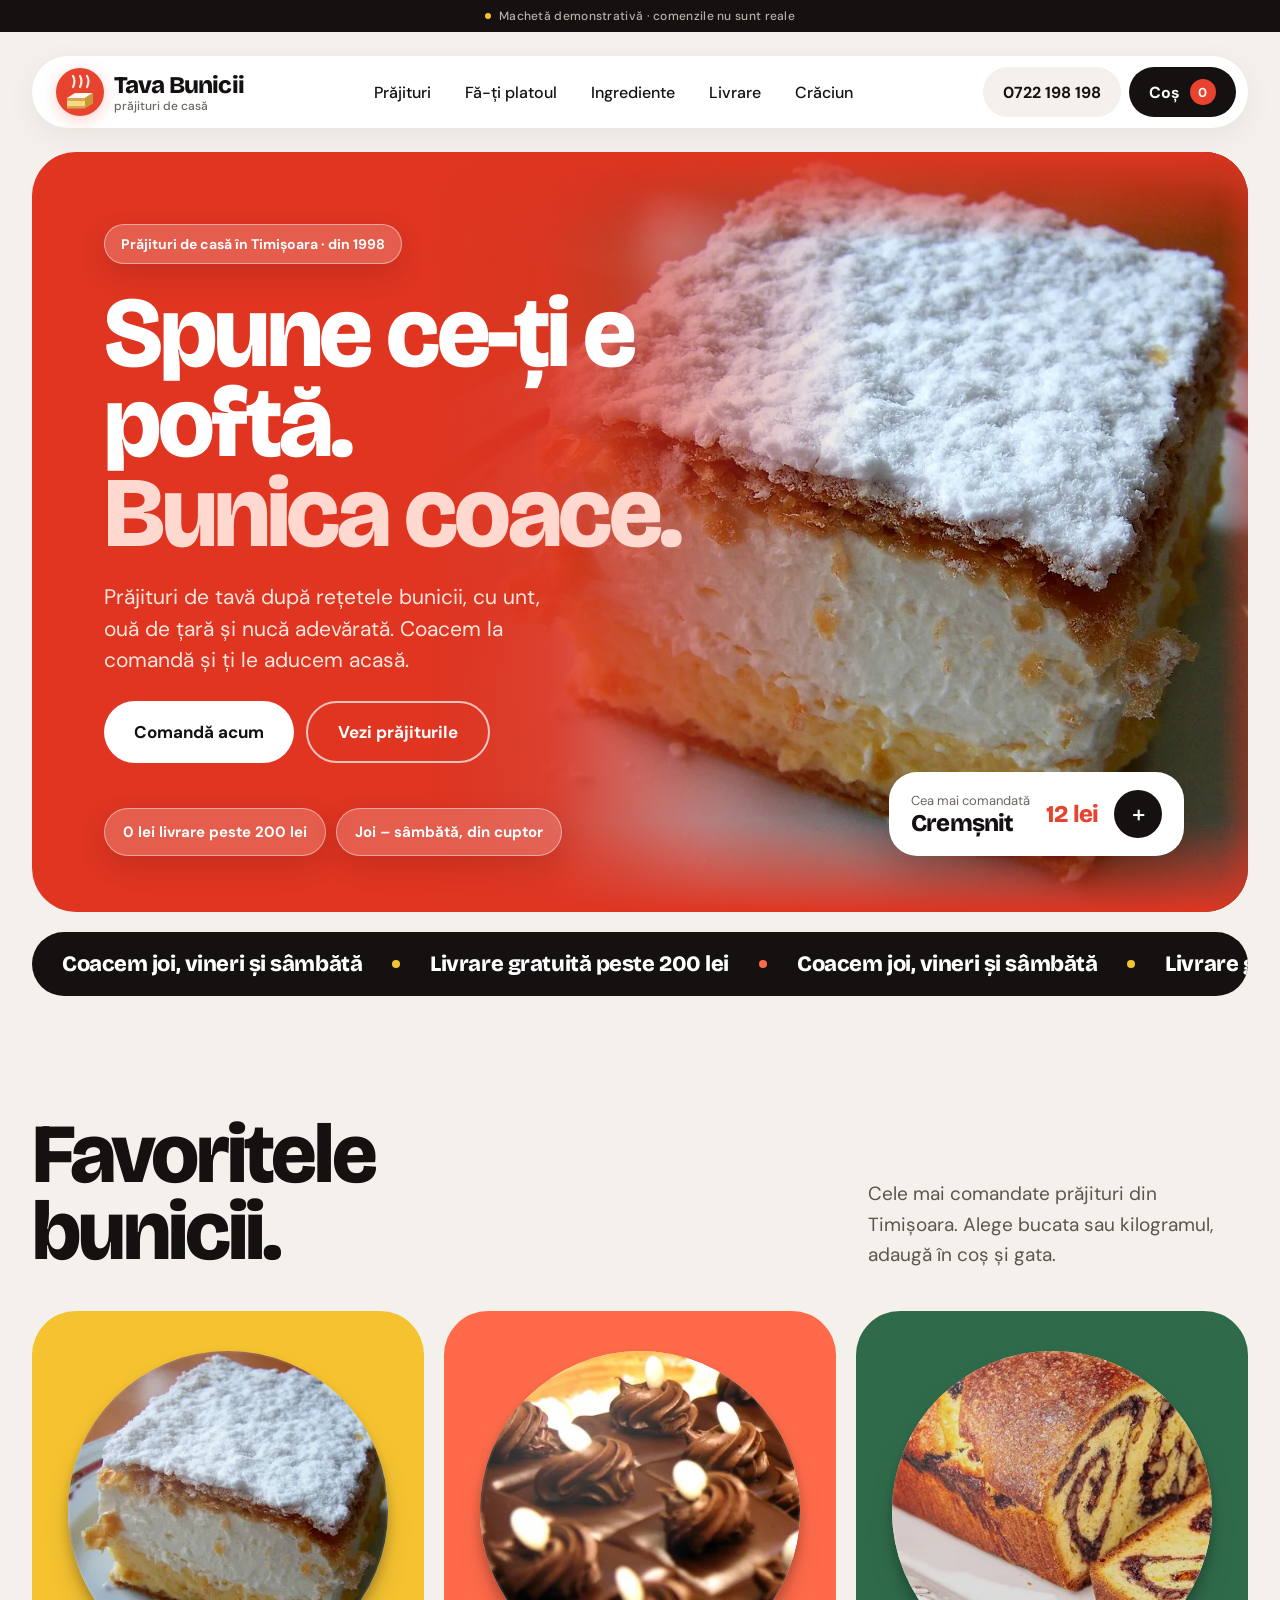
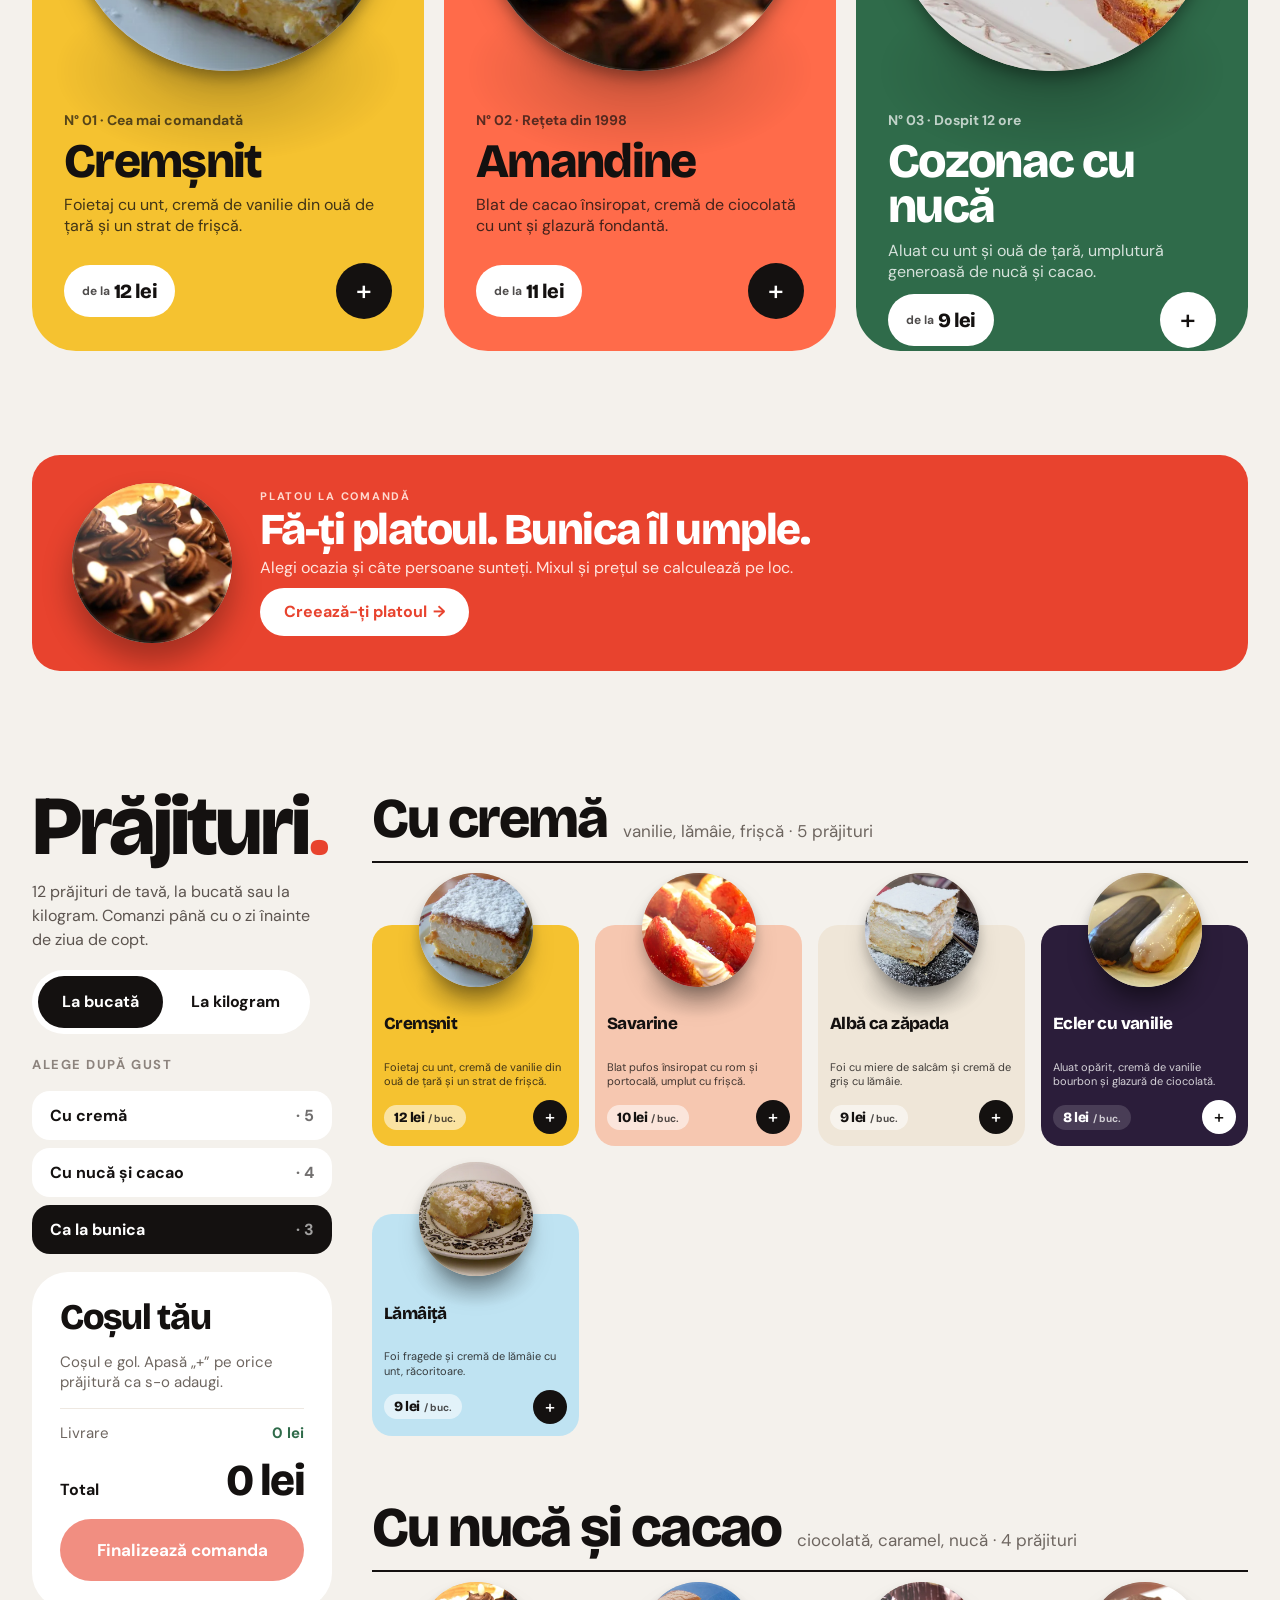
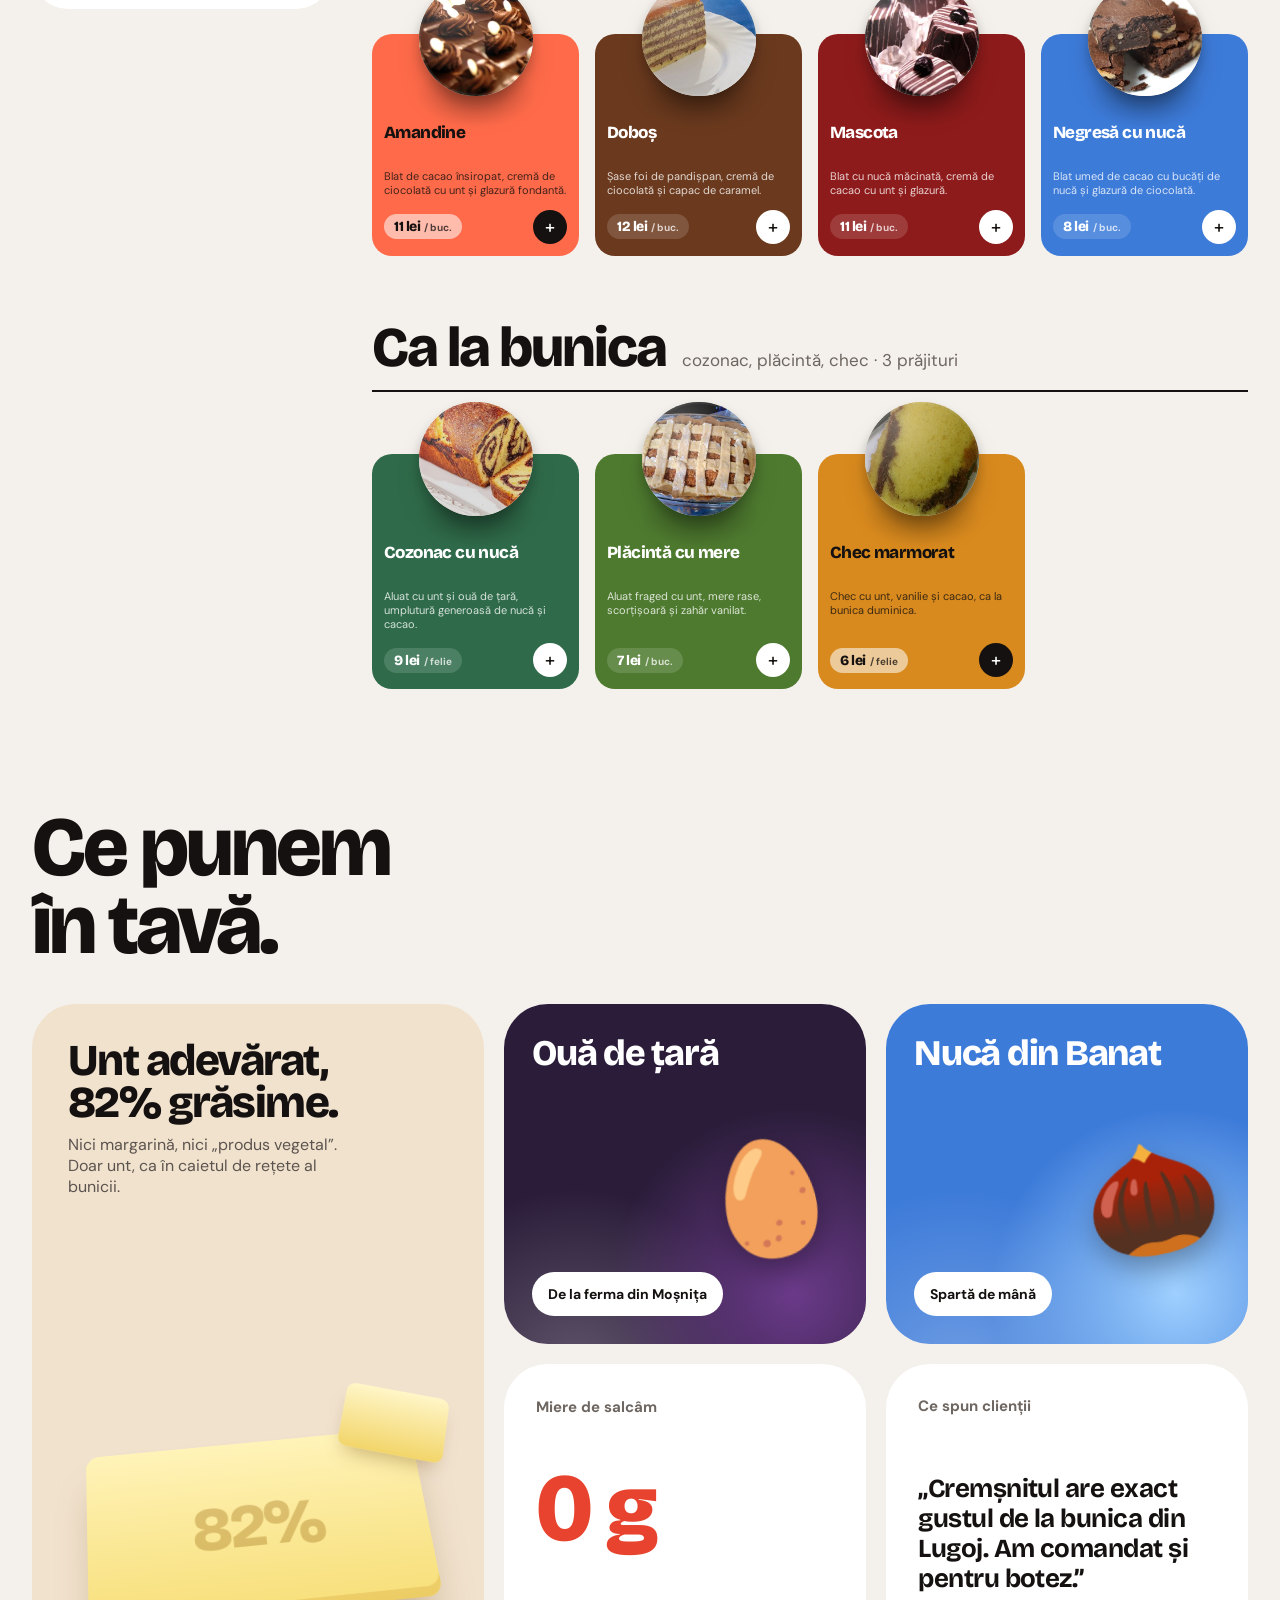
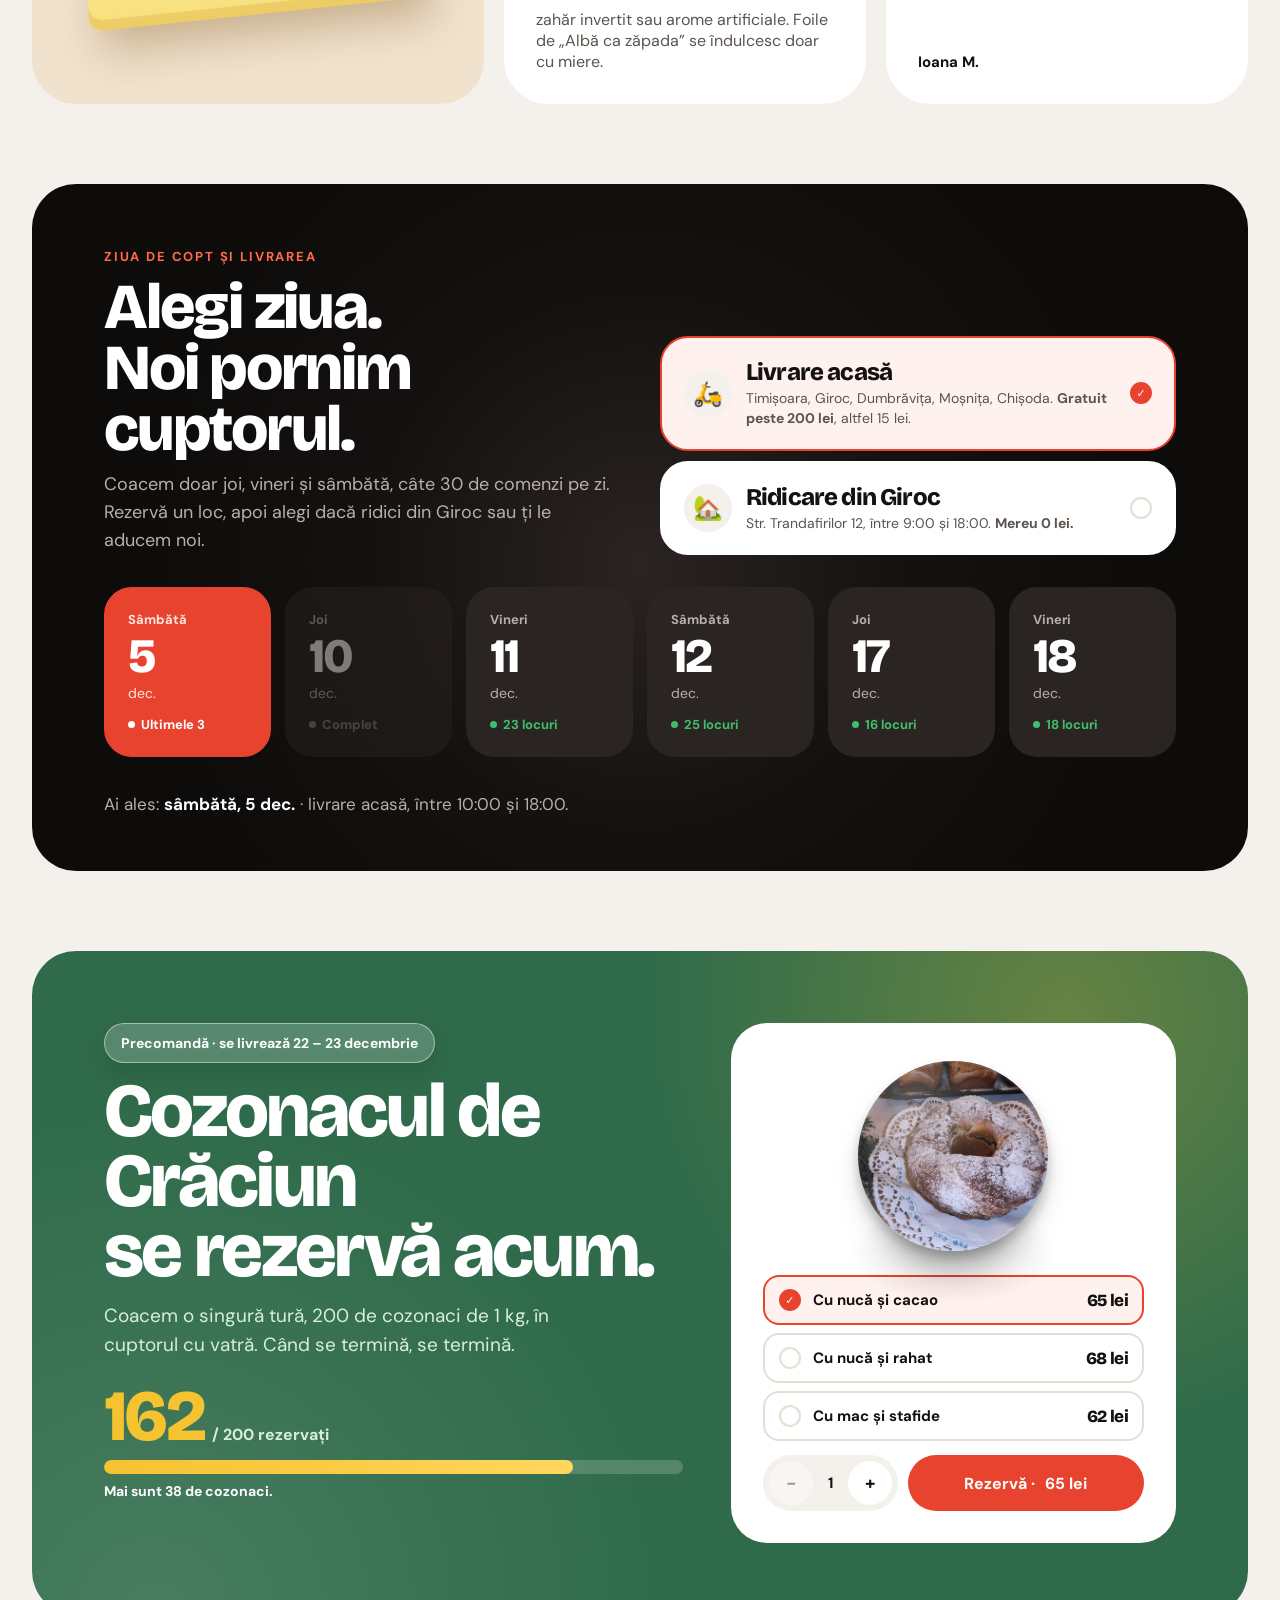
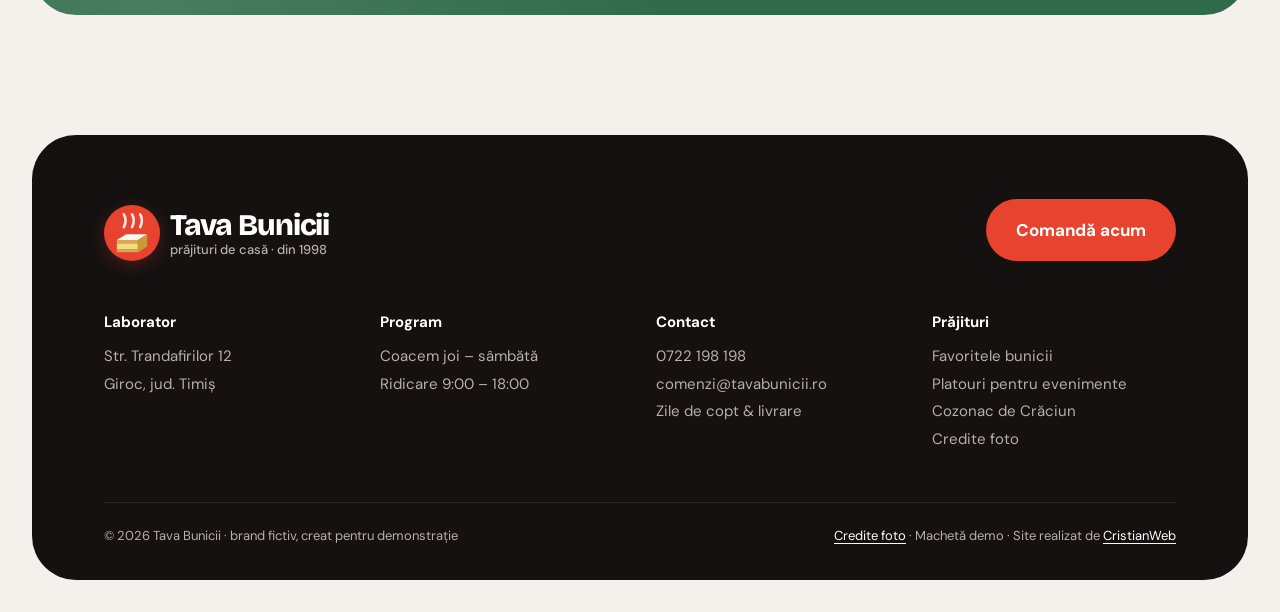
<file: site/index.html>
<!doctype html>
<html lang="ro">
<head>
  <meta charset="utf-8">
  <meta name="viewport" content="width=device-width, initial-scale=1">
  <title>Tava Bunicii · Prăjituri de casă în Timișoara</title>
  <meta name="description" content="Prăjituri de casă coapte joi, vineri și sâmbătă. Cremșnit, amandine, cozonac cu nucă. Ridicare din Giroc sau livrare în Timișoara. Machetă demo.">
  <meta name="robots" content="noindex, nofollow">
  <meta name="theme-color" content="#f4f1ec">
  <link rel="icon" href="favicon.svg" type="image/svg+xml">
  <link rel="preconnect" href="https://fonts.googleapis.com">
  <link rel="preconnect" href="https://fonts.gstatic.com" crossorigin>
  <link href="https://fonts.googleapis.com/css2?family=Bricolage+Grotesque:opsz,wght@12..96,700;12..96,800&family=DM+Sans:wght@400;500;700&display=swap" rel="stylesheet">
  <link rel="preload" as="image" href="img/hero-cremsnit-800.webp" imagesrcset="img/hero-cremsnit-800.webp 800w, img/hero-cremsnit-1400.webp 1400w" imagesizes="(max-width: 767px) 100vw, 860px" fetchpriority="high">
  <link rel="stylesheet" href="css/style.css">
</head>
<body>
  <div class="banner-demo" role="note"><span class="punct" aria-hidden="true"></span>Machetă demonstrativă · comenzile nu sunt reale</div>

  <!-- ===== Navigație ===== -->
  <header class="antet">
    <div class="nav-desktop">
      <nav class="nav" aria-label="Principal">
        <a href="#" class="logo" aria-label="Tava Bunicii – sus"><span class="logo__emblema" data-emblema></span><span class="logo__text"><b>Tava Bunicii</b><small>prăjituri de casă</small></span></a>
        <div class="nav__linkuri">
          <a href="#meniu">Prăjituri</a>
          <a href="#platou">Fă-ți platoul</a>
          <a href="#ingrediente">Ingrediente</a>
          <a href="#livrare">Livrare</a>
          <a href="#craciun">Crăciun</a>
        </div>
        <div class="nav__actiuni">
          <a class="pill pill--crem nav__tel" href="tel:+40722198198">0722 198 198</a>
          <button type="button" class="pill pill--negru" data-deschide-cos>Coș <span class="badge" data-numar-cos>0</span></button>
        </div>
      </nav>
    </div>
    <div class="nav-mobil">
      <a href="#" class="logo logo--mic" aria-label="Tava Bunicii – sus"><span class="logo__emblema" data-emblema></span><span class="logo__text"><b>Tava Bunicii</b><small>prăjituri de casă</small></span></a>
      <div class="nav-mobil__actiuni">
        <button type="button" class="pill pill--negru pill--sm" data-deschide-cos>Coș <span class="badge" data-numar-cos>0</span></button>
        <button type="button" class="buton-meniu" aria-expanded="false" aria-controls="meniu-mobil" aria-label="Deschide meniul" data-buton-meniu>
          <svg width="20" height="20" viewBox="0 0 24 24" fill="none" stroke="#141110" stroke-width="2" stroke-linecap="round" aria-hidden="true"><path d="M4 7h16M4 12h16M4 17h16"/></svg>
        </button>
      </div>
      <div id="meniu-mobil" class="meniu-mobil anim-apare" hidden>
        <a href="#meniu">Prăjituri</a>
        <a href="#platou">Fă-ți platoul</a>
        <a href="#ingrediente">Ingrediente</a>
        <a href="#livrare">Livrare</a>
        <a href="#craciun">Cozonac de Crăciun</a>
        <a class="pill pill--crem pill--sm" href="tel:+40722198198">Sună: 0722 198 198</a>
      </div>
    </div>
  </header>

  <main id="continut">
    <!-- ===== 1. Hero ===== -->
    <section class="hero-sectiune">
      <div class="panel hero">
        <div class="hero__media">
          <img class="hero__poza" src="img/hero-cremsnit-1400.webp" srcset="img/hero-cremsnit-800.webp 800w, img/hero-cremsnit-1400.webp 1400w" sizes="(max-width: 767px) 100vw, 860px" width="1400" height="1217" fetchpriority="high" decoding="async" alt="Felie de cremșnit cu frișcă și zahăr pudră">
          <div class="hero__estompare" aria-hidden="true"></div>
        </div>
        <div class="hero__text">
          <span class="chip chip--sticla hero__eticheta">Prăjituri de casă în Timișoara · din 1998</span>
          <h1 class="titlu hero__titlu">Spune ce-ți e poftă. <span>Bunica coace.</span></h1>
          <p class="hero__lead">Prăjituri de tavă după rețetele bunicii, cu unt, ouă de țară și nucă adevărată. Coacem la comandă și ți le aducem acasă.</p>
          <div class="hero__butoane">
            <a href="#meniu" class="pill pill--alb pill--hero" data-comanda-acum>Comandă acum</a>
            <a href="#favorite" class="pill pill--contur-alb pill--hero">Vezi prăjiturile</a>
          </div>
        </div>
        <div class="hero__chipuri">
          <span class="chip chip--sticla">0 lei livrare peste 200 lei</span>
          <span class="chip chip--sticla">Joi – sâmbătă, din cuptor</span>
        </div>
        <div class="card-rapid" data-card-rapid></div>
      </div>
    </section>

    <!-- ===== 2. Bandă ===== -->
    <section class="banda-sectiune" aria-label="Program și livrare">
      <div class="banda">
        <div class="banda__pista">
          <span>Coacem joi, vineri și sâmbătă</span><i></i><span>Livrare gratuită peste 200 lei</span><i></i>
          <span>Coacem joi, vineri și sâmbătă</span><i></i><span>Livrare gratuită peste 200 lei</span><i></i>
          <span aria-hidden="true">Coacem joi, vineri și sâmbătă</span><i></i><span aria-hidden="true">Livrare gratuită peste 200 lei</span><i></i>
          <span aria-hidden="true">Coacem joi, vineri și sâmbătă</span><i></i><span aria-hidden="true">Livrare gratuită peste 200 lei</span><i></i>
        </div>
      </div>
    </section>

    <!-- ===== 3. Favoritele bunicii ===== -->
    <section id="favorite" class="preferate">
      <div class="preferate__cap">
        <h2 class="titlu titlu-sectiune">Favoritele<span class="bloc-md"> bunicii.</span></h2>
        <p class="preferate__desc">Cele mai comandate prăjituri din Timișoara. Alege bucata sau kilogramul, adaugă în coș și gata.</p>
      </div>
      <div class="preferate__lista fara-scrollbar" data-favorite></div>
    </section>

    <!-- ===== 4. Fă-ți platoul ===== -->
    <section id="platou" class="sectiune-platou">
      <button type="button" class="banner-platou" data-deschide-platou aria-expanded="false" aria-controls="configurator-platou">
        <span class="banner-platou__disc" aria-hidden="true" data-disc-platou></span>
        <span class="banner-platou__text">
          <span class="supratitlu">Platou la comandă</span>
          <span class="titlu banner-platou__titlu">Fă-ți platoul. Bunica îl umple.</span>
          <span class="banner-platou__sub">Alegi ocazia și câte persoane sunteți. Mixul și prețul se calculează pe loc.</span>
          <span class="banner-platou__cta">Creează-ți platoul <span aria-hidden="true">→</span></span>
        </span>
      </button>

      <div id="configurator-platou" class="configurator" hidden>
        <div class="configurator__stanga">
          <div class="pas">
            <span class="pas__numar">01</span>
            <h3 class="titlu pas__titlu">Pentru ce ocazie?</h3>
          </div>
          <div class="ocazii" role="radiogroup" aria-label="Ocazia" data-ocazii></div>

          <div class="pas">
            <span class="pas__numar">02</span>
            <h3 class="titlu pas__titlu">Câte persoane?</h3>
          </div>
          <div class="persoane">
            <button type="button" class="persoane__buton" data-persoane="-" aria-label="Mai puține persoane">−</button>
            <output class="titlu persoane__valoare" data-persoane-valoare aria-live="polite">30</output>
            <button type="button" class="persoane__buton" data-persoane="+" aria-label="Mai multe persoane">+</button>
            <input type="range" class="persoane__glisor" min="10" max="150" step="5" value="30" aria-label="Număr de persoane" data-persoane-glisor>
          </div>
          <p class="configurator__nota" data-nota-ocazie></p>
        </div>

        <div class="bon" aria-live="polite">
          <div class="bon__cap">
            <span class="supratitlu supratitlu--gri">03 · Mixul tău</span>
            <h3 class="titlu bon__titlu" data-bon-titlu>Platou de botez</h3>
          </div>
          <ul class="bon__linii" data-bon-linii></ul>
          <div class="bon__info" data-bon-info></div>
          <div class="bon__total">
            <span>Total</span>
            <span class="titlu" data-bon-total>0 lei</span>
          </div>
          <p class="bon__perpers" data-bon-perpers></p>
          <button type="button" class="pill pill--rosu pill--lg" data-adauga-platou>Adaugă platoul în coș</button>
        </div>
      </div>
    </section>

    <!-- ===== 5. Meniul complet ===== -->
    <section id="meniu" class="meniu">
      <aside class="meniu__lateral">
        <h2 class="titlu meniu__titlu">Prăjituri<span class="rosu">.</span></h2>
        <p class="meniu__desc">12 prăjituri de tavă, la bucată sau la kilogram. Comanzi până cu o zi înainte de ziua de copt.</p>
        <div class="taburi" role="tablist" aria-label="Unitate de măsură" data-taburi-unitate>
          <button type="button" role="tab" aria-selected="true" data-unitate="bucata">La bucată</button>
          <button type="button" role="tab" aria-selected="false" data-unitate="kg">La kilogram</button>
        </div>
        <span class="meniu__eticheta">ALEGE DUPĂ GUST</span>
        <nav class="meniu__grupuri fara-scrollbar" aria-label="Alege după gust" data-grupuri-nav></nav>
        <div class="card-intrebare">
          <span class="card-intrebare__icon" aria-hidden="true">🥮</span>
          <p class="titlu card-intrebare__titlu">Ai o masă mare?</p>
          <p class="card-intrebare__text">Spune-ne ocazia și câte persoane vin. Îți facem noi mixul, pe platou.</p>
          <a href="#platou" class="pill pill--alb pill--h48" data-deschide-platou-link>Fă-ți platoul</a>
        </div>
        <div class="mini-cos" data-mini-cos></div>
      </aside>
      <div class="meniu__continut" data-meniu-grupuri></div>
    </section>

    <!-- ===== 6. Ce punem în tavă ===== -->
    <section id="ingrediente" class="bento-sectiune">
      <h2 class="titlu titlu-sectiune">Ce punem<span class="bloc-md"> în tavă.</span></h2>
      <div class="bento">
        <div class="panel bento__mare">
          <div class="bento__ilustratie" aria-hidden="true">
            <div class="unt"><span></span></div>
          </div>
          <div class="bento__text">
            <h3 class="titlu">Unt adevărat,<br>82% grăsime.</h3>
            <p>Nici margarină, nici „produs vegetal”. Doar unt, ca în caietul de rețete al bunicii.</p>
          </div>
        </div>
        <div class="bento__duo">
          <div class="bento__mic bento__mic--oua">
            <span class="bento__emoji" aria-hidden="true">🥚</span>
            <h3 class="titlu">Ouă de țară</h3>
            <span class="chip chip--alb">De la ferma din Moșnița</span>
          </div>
          <div class="bento__mic bento__mic--nuca">
            <span class="bento__emoji" aria-hidden="true">🌰</span>
            <h3 class="titlu">Nucă din Banat</h3>
            <span class="chip chip--alb">Spartă de mână</span>
          </div>
        </div>
        <div class="panel bento__alb bento__miere">
          <div class="bento__miere-cap">
            <span class="bento__eticheta">Miere de salcâm</span>
            <p class="bento__miere-sub">de la stupina familiei Ardelean, Recaș</p>
          </div>
          <span class="titlu bento__cifra">0 g</span>
          <p class="bento__miere-text">zahăr invertit sau arome artificiale. Foile de „Albă ca zăpada” se îndulcesc doar cu miere.</p>
        </div>
        <div class="panel bento__alb bento__citat">
          <span class="bento__eticheta">Ce spun clienții</span>
          <p class="titlu">„Cremșnitul are exact gustul de la bunica din Lugoj. Am comandat și pentru botez.”</p>
          <span class="bento__autor">Ioana M.</span>
        </div>
      </div>
    </section>

    <!-- ===== 7. Ziua de copt și livrarea ===== -->
    <section id="livrare" class="livrare-sectiune">
      <div class="panel livrare">
        <div class="livrare__cap">
          <span class="supratitlu supratitlu--coral">Ziua de copt și livrarea</span>
          <h2 class="titlu livrare__titlu">Alegi ziua.<br>Noi pornim cuptorul.</h2>
          <p class="livrare__desc">Coacem doar joi, vineri și sâmbătă, câte 30 de comenzi pe zi. Rezervă un loc, apoi alegi dacă ridici din Giroc sau ți le aducem noi.</p>
        </div>
        <div class="zile fara-scrollbar" role="radiogroup" aria-label="Ziua de copt" data-zile></div>
        <div class="livrare__moduri">
          <button type="button" class="mod" role="radio" aria-checked="true" data-mod="livrare">
            <span class="mod__icon" aria-hidden="true">🛵</span>
            <span class="mod__corp">
              <span class="titlu mod__titlu">Livrare acasă</span>
              <span class="mod__text">Timișoara, Giroc, Dumbrăvița, Moșnița, Chișoda. <b>Gratuit peste 200 lei</b>, altfel 15 lei.</span>
            </span>
            <span class="bifa" aria-hidden="true"></span>
          </button>
          <button type="button" class="mod" role="radio" aria-checked="false" data-mod="ridicare">
            <span class="mod__icon" aria-hidden="true">🏡</span>
            <span class="mod__corp">
              <span class="titlu mod__titlu">Ridicare din Giroc</span>
              <span class="mod__text">Str. Trandafirilor 12, între 9:00 și 18:00. <b>Mereu 0 lei.</b></span>
            </span>
            <span class="bifa" aria-hidden="true"></span>
          </button>
        </div>
        <p class="livrare__ales" data-zi-aleasa></p>
      </div>
    </section>

    <!-- ===== 8. Precomandă cozonac de Crăciun ===== -->
    <section id="craciun" class="craciun-sectiune">
      <div class="panel craciun">
        <div class="craciun__stanga">
          <span class="chip chip--sticla craciun__chip">Precomandă · se livrează 22 – 23 decembrie</span>
          <h2 class="titlu craciun__titlu">Cozonacul de Crăciun<span class="bloc-md"> se rezervă acum.</span></h2>
          <p class="craciun__desc">Coacem o singură tură, 200 de cozonaci de 1 kg, în cuptorul cu vatră. Când se termină, se termină.</p>
          <div class="stoc">
            <div class="stoc__cifre"><span class="titlu" data-stoc-rezervati>162</span><span>/ 200 rezervați</span></div>
            <div class="stoc__bara" role="progressbar" aria-label="Cozonaci rezervați" aria-valuemin="0" aria-valuemax="200" aria-valuenow="162" data-stoc-bara><span data-stoc-umplere></span></div>
            <p class="stoc__ramas" data-stoc-ramas>Mai sunt 38 de cozonaci.</p>
          </div>
        </div>
        <div class="craciun__card">
          <div class="craciun__disc" aria-hidden="true" data-disc-craciun></div>
          <div class="variante" role="radiogroup" aria-label="Umplutura" data-variante></div>
          <div class="craciun__jos">
            <div class="qty" data-qty-craciun>
              <button type="button" data-qty="-" aria-label="Mai puțini cozonaci">−</button>
              <b data-qty-valoare aria-live="polite">1</b>
              <button type="button" data-qty="+" aria-label="Mai mulți cozonaci">+</button>
            </div>
            <button type="button" class="pill pill--rosu pill--md craciun__buton" data-rezerva>Rezervă · <span data-pret-craciun>65 lei</span></button>
          </div>
        </div>
      </div>
    </section>
  </main>

  <!-- ===== 9. Footer ===== -->
  <footer class="subsol">
    <div class="subsol__panou">
      <div class="subsol__sus">
        <span class="logo logo--subsol"><span class="logo__emblema" data-emblema></span><span class="logo__text"><b>Tava Bunicii</b><small>prăjituri de casă · din 1998</small></span></span>
        <a href="#meniu" class="pill pill--rosu pill--lg">Comandă acum</a>
      </div>
      <div class="subsol__coloane">
        <div class="coloana"><span class="coloana__titlu">Laborator</span><span>Str. Trandafirilor 12</span><span>Giroc, jud. Timiș</span></div>
        <div class="coloana"><span class="coloana__titlu">Program</span><span>Coacem joi – sâmbătă</span><span>Ridicare 9:00 – 18:00</span></div>
        <div class="coloana"><span class="coloana__titlu">Contact</span><a href="tel:+40722198198">0722 198 198</a><span>comenzi@tavabunicii.ro</span><a href="#livrare">Zile de copt & livrare</a></div>
        <div class="coloana"><span class="coloana__titlu">Prăjituri</span><a href="#favorite">Favoritele bunicii</a><a href="#platou">Platouri pentru evenimente</a><a href="#craciun">Cozonac de Crăciun</a><a href="credite.html">Credite foto</a></div>
      </div>
      <div class="subsol__jos">
        <span>© 2026 Tava Bunicii · brand fictiv, creat pentru demonstrație</span>
        <span><a href="credite.html">Credite foto</a> · Machetă demo · Site realizat de <a href="https://cristianweb.ro" target="_blank" rel="noopener">CristianWeb</a></span>
      </div>
    </div>
  </footer>

  <!-- ===== Bara fixă de jos (mobil) ===== -->
  <div class="bara-mobil" data-bara-mobil>
    <a href="#platou" class="pill pill--negru" data-deschide-platou-link>🥮 Fă-ți platoul</a>
    <button type="button" class="pill pill--rosu" data-deschide-cos data-bara-cos>Coș · 0 lei</button>
  </div>

  <!-- ===== Coșul (sertar) ===== -->
  <div class="cos-fundal" data-cos-fundal hidden></div>
  <aside class="cos" role="dialog" aria-modal="true" aria-labelledby="cos-titlu" data-cos hidden>
    <div class="cos__cap">
      <h2 id="cos-titlu" class="titlu">Coșul tău</h2>
      <button type="button" class="buton-inchide" aria-label="Închide coșul" data-inchide-cos>
        <svg width="20" height="20" viewBox="0 0 24 24" fill="none" stroke="#141110" stroke-width="2" stroke-linecap="round" aria-hidden="true"><path d="M6 6l12 12M18 6 6 18"/></svg>
      </button>
    </div>
    <div class="cos__corp" data-cos-corp></div>
  </aside>

  <div class="toast" role="status" aria-live="polite" data-toast></div>

  <script src="js/date.js"></script>
  <script src="js/desen.js"></script>
  <script src="js/app.js"></script>
</body>
</html>
</file>
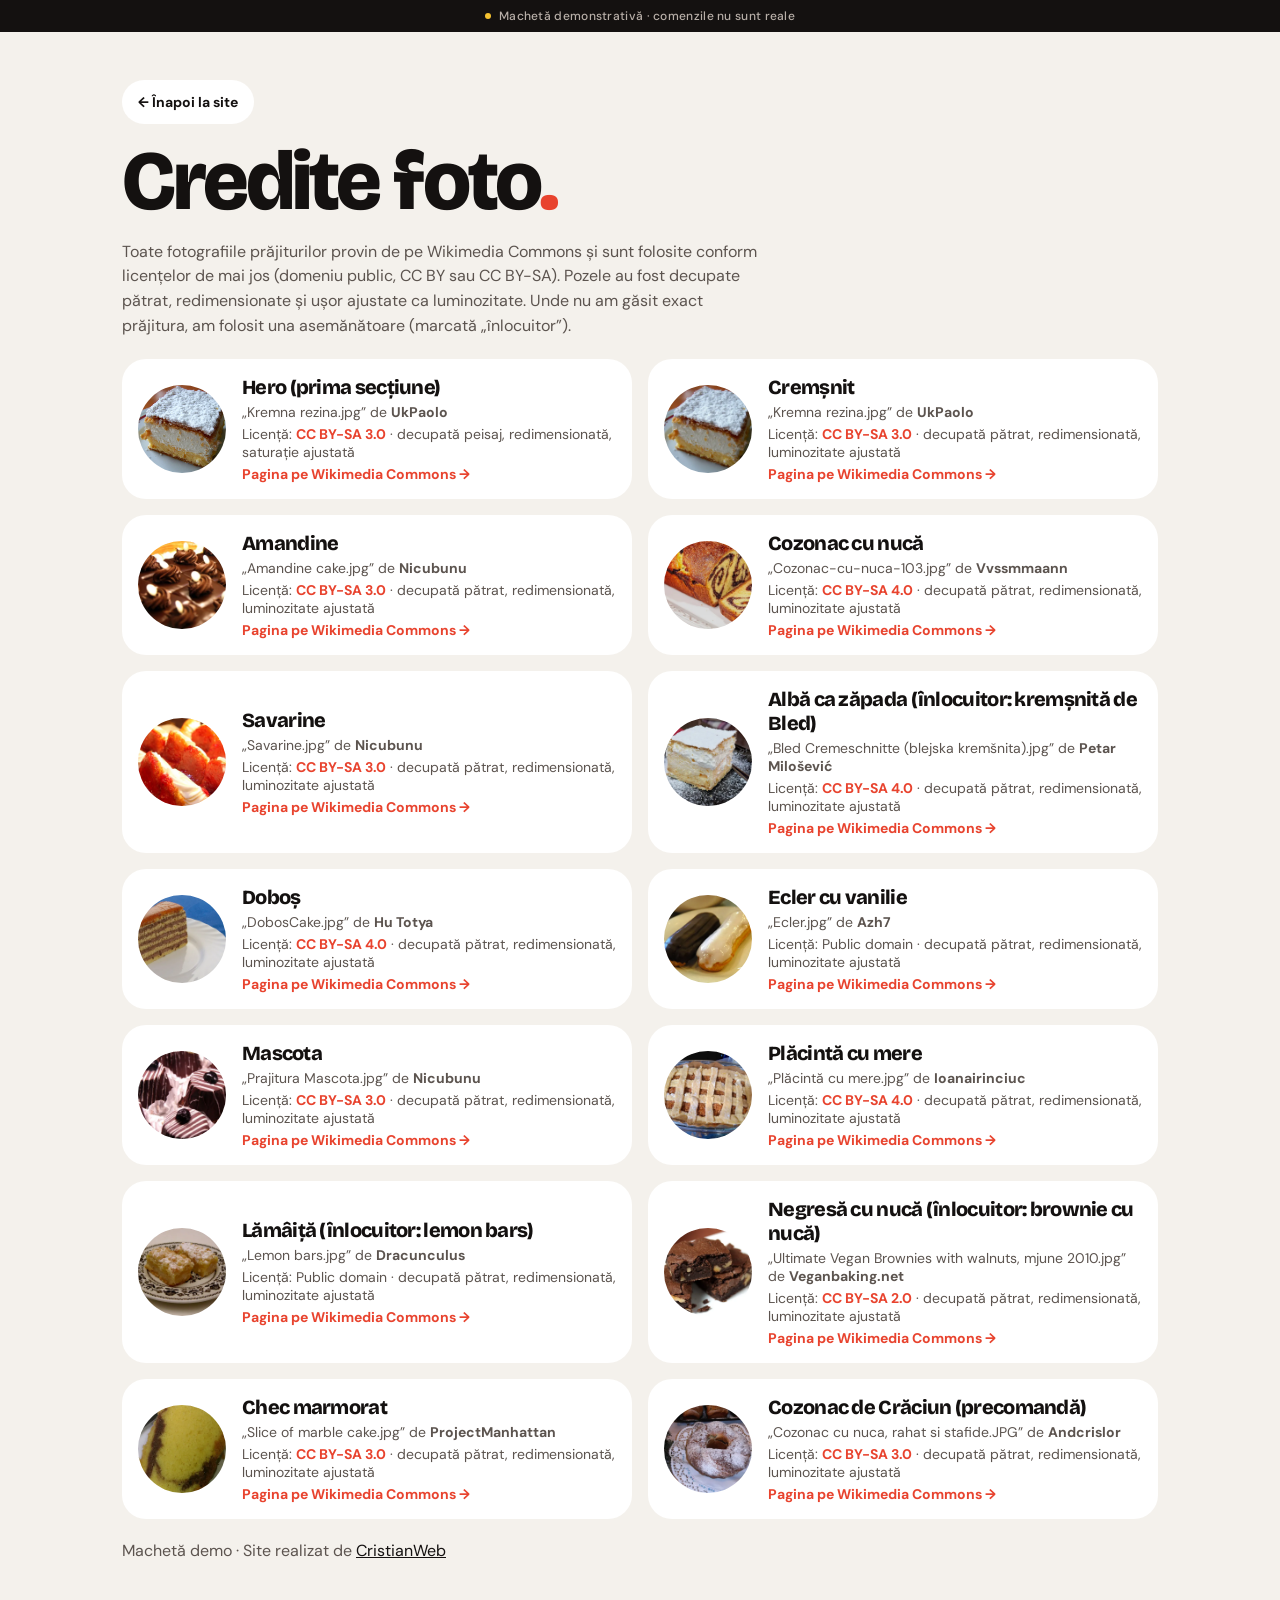
<file: site/credite.html>
<!doctype html>
<html lang="ro">
<head>
  <meta charset="utf-8">
  <meta name="viewport" content="width=device-width, initial-scale=1">
  <title>Credite foto · Tava Bunicii</title>
  <meta name="robots" content="noindex, nofollow">
  <meta name="theme-color" content="#f4f1ec">
  <link rel="icon" href="favicon.svg" type="image/svg+xml">
  <link rel="preconnect" href="https://fonts.googleapis.com">
  <link rel="preconnect" href="https://fonts.gstatic.com" crossorigin>
  <link href="https://fonts.googleapis.com/css2?family=Bricolage+Grotesque:opsz,wght@12..96,700;12..96,800&family=DM+Sans:wght@400;500;700&display=swap" rel="stylesheet">
  <link rel="stylesheet" href="css/style.css">
  <style>
    body { padding-bottom: 0; }
    .credite { max-width: 1100px; margin: 0 auto; padding: 24px 16px 64px; display: flex; flex-direction: column; gap: 20px; }
    .credite h1 { font-size: 52px; line-height: .9; }
    .credite > p { max-width: 640px; color: var(--gri-1); line-height: 1.55; }
    .credite__lista { display: grid; gap: 12px; }
    .credit { display: flex; gap: 16px; align-items: center; padding: 16px; border-radius: 24px; background: #fff; }
    .credit img { width: 88px; height: 88px; flex-shrink: 0; border-radius: 50%; object-fit: cover; }
    .credit__text { display: flex; min-width: 0; flex-direction: column; gap: 4px; font-size: 14px; color: var(--gri-1); overflow-wrap: anywhere; }
    .credit__text .titlu { font-size: 20px; color: var(--negru); }
    .credit__text a { color: var(--rosu); font-weight: 700; }
    @media (min-width: 768px) {
      .credite { padding: 48px 32px 96px; }
      .credite h1 { font-size: 84px; }
      .credite__lista { grid-template-columns: 1fr 1fr; gap: 16px; }
    }
  </style>
</head>
<body>
  <div class="banner-demo" role="note"><span class="punct" aria-hidden="true"></span>Machetă demonstrativă · comenzile nu sunt reale</div>
  <main class="credite">
    <a href="index.html" class="pill pill--alb pill--sm" style="align-self:flex-start">← Înapoi la site</a>
    <h1 class="titlu">Credite foto<span class="rosu">.</span></h1>
    <p>Toate fotografiile prăjiturilor provin de pe Wikimedia Commons și sunt folosite conform licențelor de mai jos (domeniu public, CC BY sau CC BY-SA). Pozele au fost decupate pătrat, redimensionate și ușor ajustate ca luminozitate. Unde nu am găsit exact prăjitura, am folosit una asemănătoare (marcată „înlocuitor”).</p>
    <ul class="credite__lista">
      <li class="credit">
        <img src="img/hero-cremsnit-800.webp" width="400" height="400" loading="lazy" decoding="async" alt="">
        <div class="credit__text">
          <b class="titlu">Hero (prima secțiune)</b>
          <span>„Kremna rezina.jpg” de <b>UkPaolo</b></span>
          <span>Licență: <a href="http://creativecommons.org/licenses/by-sa/3.0/" target="_blank" rel="noopener license">CC BY-SA 3.0</a> · decupată peisaj, redimensionată, saturație ajustată</span>
          <a href="https://commons.wikimedia.org/wiki/File:Kremna_rezina.jpg" target="_blank" rel="noopener">Pagina pe Wikimedia Commons →</a>
        </div>
      </li>
      <li class="credit">
        <img src="img/cremsnit-400.webp" width="400" height="400" loading="lazy" decoding="async" alt="">
        <div class="credit__text">
          <b class="titlu">Cremșnit</b>
          <span>„Kremna rezina.jpg” de <b>UkPaolo</b></span>
          <span>Licență: <a href="http://creativecommons.org/licenses/by-sa/3.0/" target="_blank" rel="noopener license">CC BY-SA 3.0</a> · decupată pătrat, redimensionată, luminozitate ajustată</span>
          <a href="https://commons.wikimedia.org/wiki/File:Kremna_rezina.jpg" target="_blank" rel="noopener">Pagina pe Wikimedia Commons →</a>
        </div>
      </li>
      <li class="credit">
        <img src="img/amandine-400.webp" width="400" height="400" loading="lazy" decoding="async" alt="">
        <div class="credit__text">
          <b class="titlu">Amandine</b>
          <span>„Amandine cake.jpg” de <b>Nicubunu</b></span>
          <span>Licență: <a href="https://creativecommons.org/licenses/by-sa/3.0" target="_blank" rel="noopener license">CC BY-SA 3.0</a> · decupată pătrat, redimensionată, luminozitate ajustată</span>
          <a href="https://commons.wikimedia.org/wiki/File:Amandine_cake.jpg" target="_blank" rel="noopener">Pagina pe Wikimedia Commons →</a>
        </div>
      </li>
      <li class="credit">
        <img src="img/cozonac-400.webp" width="400" height="400" loading="lazy" decoding="async" alt="">
        <div class="credit__text">
          <b class="titlu">Cozonac cu nucă</b>
          <span>„Cozonac-cu-nuca-103.jpg” de <b>Vvssmmaann</b></span>
          <span>Licență: <a href="https://creativecommons.org/licenses/by-sa/4.0" target="_blank" rel="noopener license">CC BY-SA 4.0</a> · decupată pătrat, redimensionată, luminozitate ajustată</span>
          <a href="https://commons.wikimedia.org/wiki/File:Cozonac-cu-nuca-103.jpg" target="_blank" rel="noopener">Pagina pe Wikimedia Commons →</a>
        </div>
      </li>
      <li class="credit">
        <img src="img/savarina-400.webp" width="400" height="400" loading="lazy" decoding="async" alt="">
        <div class="credit__text">
          <b class="titlu">Savarine</b>
          <span>„Savarine.jpg” de <b>Nicubunu</b></span>
          <span>Licență: <a href="https://creativecommons.org/licenses/by-sa/3.0" target="_blank" rel="noopener license">CC BY-SA 3.0</a> · decupată pătrat, redimensionată, luminozitate ajustată</span>
          <a href="https://commons.wikimedia.org/wiki/File:Savarine.jpg" target="_blank" rel="noopener">Pagina pe Wikimedia Commons →</a>
        </div>
      </li>
      <li class="credit">
        <img src="img/alba-400.webp" width="400" height="400" loading="lazy" decoding="async" alt="">
        <div class="credit__text">
          <b class="titlu">Albă ca zăpada (înlocuitor: kremșnită de Bled)</b>
          <span>„Bled Cremeschnitte (blejska kremšnita).jpg” de <b>Petar Milošević</b></span>
          <span>Licență: <a href="https://creativecommons.org/licenses/by-sa/4.0" target="_blank" rel="noopener license">CC BY-SA 4.0</a> · decupată pătrat, redimensionată, luminozitate ajustată</span>
          <a href="https://commons.wikimedia.org/wiki/File:Bled_Cremeschnitte_(blejska_krem%C5%A1nita).jpg" target="_blank" rel="noopener">Pagina pe Wikimedia Commons →</a>
        </div>
      </li>
      <li class="credit">
        <img src="img/dobos-400.webp" width="400" height="400" loading="lazy" decoding="async" alt="">
        <div class="credit__text">
          <b class="titlu">Doboș</b>
          <span>„DobosCake.jpg” de <b>Hu Totya</b></span>
          <span>Licență: <a href="https://creativecommons.org/licenses/by-sa/4.0" target="_blank" rel="noopener license">CC BY-SA 4.0</a> · decupată pătrat, redimensionată, luminozitate ajustată</span>
          <a href="https://commons.wikimedia.org/wiki/File:DobosCake.jpg" target="_blank" rel="noopener">Pagina pe Wikimedia Commons →</a>
        </div>
      </li>
      <li class="credit">
        <img src="img/ecler-400.webp" width="400" height="400" loading="lazy" decoding="async" alt="">
        <div class="credit__text">
          <b class="titlu">Ecler cu vanilie</b>
          <span>„Ecler.jpg” de <b>Azh7</b></span>
          <span>Licență: Public domain · decupată pătrat, redimensionată, luminozitate ajustată</span>
          <a href="https://commons.wikimedia.org/wiki/File:Ecler.jpg" target="_blank" rel="noopener">Pagina pe Wikimedia Commons →</a>
        </div>
      </li>
      <li class="credit">
        <img src="img/mascota-400.webp" width="400" height="400" loading="lazy" decoding="async" alt="">
        <div class="credit__text">
          <b class="titlu">Mascota</b>
          <span>„Prajitura Mascota.jpg” de <b>Nicubunu</b></span>
          <span>Licență: <a href="https://creativecommons.org/licenses/by-sa/3.0" target="_blank" rel="noopener license">CC BY-SA 3.0</a> · decupată pătrat, redimensionată, luminozitate ajustată</span>
          <a href="https://commons.wikimedia.org/wiki/File:Prajitura_Mascota.jpg" target="_blank" rel="noopener">Pagina pe Wikimedia Commons →</a>
        </div>
      </li>
      <li class="credit">
        <img src="img/placinta-400.webp" width="400" height="400" loading="lazy" decoding="async" alt="">
        <div class="credit__text">
          <b class="titlu">Plăcintă cu mere</b>
          <span>„Plăcintă cu mere.jpg” de <b>Ioanairinciuc</b></span>
          <span>Licență: <a href="https://creativecommons.org/licenses/by-sa/4.0" target="_blank" rel="noopener license">CC BY-SA 4.0</a> · decupată pătrat, redimensionată, luminozitate ajustată</span>
          <a href="https://commons.wikimedia.org/wiki/File:Pl%C4%83cint%C4%83_cu_mere.jpg" target="_blank" rel="noopener">Pagina pe Wikimedia Commons →</a>
        </div>
      </li>
      <li class="credit">
        <img src="img/lamaita-400.webp" width="400" height="400" loading="lazy" decoding="async" alt="">
        <div class="credit__text">
          <b class="titlu">Lămâiță (înlocuitor: lemon bars)</b>
          <span>„Lemon bars.jpg” de <b>Dracunculus</b></span>
          <span>Licență: Public domain · decupată pătrat, redimensionată, luminozitate ajustată</span>
          <a href="https://commons.wikimedia.org/wiki/File:Lemon_bars.jpg" target="_blank" rel="noopener">Pagina pe Wikimedia Commons →</a>
        </div>
      </li>
      <li class="credit">
        <img src="img/negresa-400.webp" width="400" height="400" loading="lazy" decoding="async" alt="">
        <div class="credit__text">
          <b class="titlu">Negresă cu nucă (înlocuitor: brownie cu nucă)</b>
          <span>„Ultimate Vegan Brownies with walnuts, mjune 2010.jpg” de <b>Veganbaking.net</b></span>
          <span>Licență: <a href="https://creativecommons.org/licenses/by-sa/2.0" target="_blank" rel="noopener license">CC BY-SA 2.0</a> · decupată pătrat, redimensionată, luminozitate ajustată</span>
          <a href="https://commons.wikimedia.org/wiki/File:Ultimate_Vegan_Brownies_with_walnuts,_mjune_2010.jpg" target="_blank" rel="noopener">Pagina pe Wikimedia Commons →</a>
        </div>
      </li>
      <li class="credit">
        <img src="img/chec-400.webp" width="400" height="400" loading="lazy" decoding="async" alt="">
        <div class="credit__text">
          <b class="titlu">Chec marmorat</b>
          <span>„Slice of marble cake.jpg” de <b>ProjectManhattan</b></span>
          <span>Licență: <a href="https://creativecommons.org/licenses/by-sa/3.0" target="_blank" rel="noopener license">CC BY-SA 3.0</a> · decupată pătrat, redimensionată, luminozitate ajustată</span>
          <a href="https://commons.wikimedia.org/wiki/File:Slice_of_marble_cake.jpg" target="_blank" rel="noopener">Pagina pe Wikimedia Commons →</a>
        </div>
      </li>
      <li class="credit">
        <img src="img/cozonac-craciun-400.webp" width="400" height="400" loading="lazy" decoding="async" alt="">
        <div class="credit__text">
          <b class="titlu">Cozonac de Crăciun (precomandă)</b>
          <span>„Cozonac cu nuca, rahat si stafide.JPG” de <b>Andcrislor</b></span>
          <span>Licență: <a href="https://creativecommons.org/licenses/by-sa/3.0" target="_blank" rel="noopener license">CC BY-SA 3.0</a> · decupată pătrat, redimensionată, luminozitate ajustată</span>
          <a href="https://commons.wikimedia.org/wiki/File:Cozonac_cu_nuca,_rahat_si_stafide.JPG" target="_blank" rel="noopener">Pagina pe Wikimedia Commons →</a>
        </div>
      </li>
    </ul>
    <p>Machetă demo · Site realizat de <a href="https://cristianweb.ro" target="_blank" rel="noopener" style="color:var(--negru);text-decoration:underline">CristianWeb</a></p>
  </main>
</body>
</html>
</file>
<file: site/css/style.css>
/* Tava Bunicii – machetă demo. Sistemul vizual (culori, fonturi, raze, umbre, mărimi) urmează site-ul Mama Mia. */

:root {
  --crem: #f4f1ec;
  --rosu: #e8432e;
  --rosu-hero: #df3521;
  --coral: #ff6b4a;
  --galben: #f5c230;
  --verde: #2f6b4a;
  --negru: #141110;
  --albastru: #3d7bd9;
  --mov: #2b1d3a;
  --bej: #efe6d8;
  --piersica: #ffd9cf;
  --piersica-deschis: #ffe6df;
  --somon: #ffb4a5;
  --gri-1: #5c544f;
  --gri-2: #6e6660;
  --gri-3: #8c837d;
  --gri-4: #b8afa8;
  --linie: #eee8e1;
  --bordura: #e6ded4;
  --bordura-2: #d8cfc5;
  --carbune: #2a2422;
  --carbune-2: #1a1614;
  --verde-viu: #3fbf6a;

  --font-titlu: "Bricolage Grotesque", ui-sans-serif, system-ui, sans-serif;
  --font-text: "DM Sans", ui-sans-serif, system-ui, sans-serif;

  --raza-panou: 44px;
  --raza-panou-m: 32px;
  --raza-card: 30px;
  --raza-card-m: 24px;

  --umbra-nav: 0 8px 30px rgba(20, 17, 16, 0.06);
  --umbra-cta: 0 14px 40px rgba(232, 67, 46, 0.35);
  --safe-jos: env(safe-area-inset-bottom, 0px);
}

*, *::before, *::after { box-sizing: border-box; }
html { background: var(--crem); scroll-behavior: smooth; scroll-padding-top: 16px; -webkit-text-size-adjust: 100%; }
body {
  margin: 0;
  background: var(--crem);
  color: var(--negru);
  font-family: var(--font-text);
  -webkit-font-smoothing: antialiased;
  overflow-x: hidden;
}
body.fara-scroll { overflow: hidden; }
img, svg { display: block; max-width: 100%; }
a { color: inherit; text-decoration: none; }
button { font: inherit; color: inherit; background: none; border: 0; padding: 0; cursor: pointer; }
h1, h2, h3, p { margin: 0; }
ul { list-style: none; margin: 0; padding: 0; }
[hidden] { display: none !important; }
:focus-visible { outline: 2px solid var(--rosu); outline-offset: 2px; }

.titlu { font-family: var(--font-titlu); letter-spacing: -0.035em; font-weight: 800; }
.rosu { color: var(--rosu); }
.fara-scrollbar { scrollbar-width: none; }
.fara-scrollbar::-webkit-scrollbar { display: none; }
.bloc-md { display: inline; }
@media (min-width: 768px) { .bloc-md { display: block; } }

@keyframes apare { from { opacity: 0; transform: translateY(8px); } to { opacity: 1; transform: none; } }
.anim-apare { animation: apare 0.35s ease-out both; }

/* ---------- Banda demo ---------- */
.banner-demo {
  display: flex; align-items: center; justify-content: center; gap: 8px;
  height: 32px; padding: 0 16px; background: var(--negru); color: var(--gri-4);
  font-size: 12px; font-weight: 500; letter-spacing: 0.025em; text-align: center;
}
.banner-demo .punct { width: 6px; height: 6px; border-radius: 50%; background: var(--galben); flex-shrink: 0; }

/* ---------- Pill (butoane rotunjite) ---------- */
.pill {
  display: inline-flex; flex-shrink: 0; align-items: center; justify-content: center; gap: 10px;
  white-space: nowrap; border-radius: 999px; font-weight: 700;
  height: 56px; padding: 0 28px; font-size: 16px;
  transition: transform .15s, opacity .15s, box-shadow .15s;
}
.pill:active { transform: scale(0.98); }
.pill:disabled { pointer-events: none; opacity: .6; }
.pill--sm { height: 44px; padding: 0 16px; font-size: 14px; }
.pill--md { height: 56px; padding: 0 28px; font-size: 16px; }
.pill--lg { height: 62px; padding: 0 30px; font-size: 17px; }
.pill--h48 { height: 48px; font-size: 14px; }
.pill--negru { background: var(--negru); color: #fff; }
.pill--alb { background: #fff; color: var(--negru); }
.pill--rosu { background: var(--rosu); color: #fff; }
.pill--crem { background: var(--crem); color: var(--negru); }
.pill--contur-alb { border: 2px solid rgba(255,255,255,.7); color: #fff; }
.pill--rosu:hover { box-shadow: var(--umbra-cta); }

.badge {
  display: inline-flex; align-items: center; justify-content: center;
  height: 22px; min-width: 22px; padding: 0 4px; border-radius: 999px;
  background: var(--rosu); color: #fff; font-size: 12px;
}
.badge.puls { animation: puls .45s ease-out; }
@keyframes puls { 0% { transform: scale(1); } 40% { transform: scale(1.35); } 100% { transform: scale(1); } }
@media (min-width: 768px) { .badge { height: 26px; min-width: 26px; font-size: 13px; } }

/* ---------- Chip ---------- */
.chip {
  display: inline-flex; align-items: center; gap: 10px; height: 40px; padding: 0 16px;
  border-radius: 999px; font-size: 14px; font-weight: 700;
}
.chip--sticla { border: 1px solid rgba(255,255,255,.45); background: rgba(255,255,255,.2); color: #fff; box-shadow: 0 10px 30px rgba(0,0,0,.12); }
.chip--alb { background: #fff; color: var(--negru); }
@media (min-width: 768px) { .chip--sticla { -webkit-backdrop-filter: blur(4px); backdrop-filter: blur(4px); } }

/* ---------- Panel ---------- */
.panel { position: relative; overflow: hidden; border-radius: var(--raza-panou-m); }
@media (min-width: 768px) { .panel { border-radius: var(--raza-panou); } }

/* ---------- Logo ---------- */
.logo { display: inline-flex; align-items: center; gap: 10px; flex-shrink: 0; }
.logo__emblema { width: 48px; height: 48px; flex-shrink: 0; filter: drop-shadow(0 4px 8px rgba(232,67,46,.25)); }
.logo__emblema svg { width: 100%; height: 100%; }
.logo__text { display: flex; flex-direction: column; line-height: 1; }
.logo__text b { font-family: var(--font-titlu); font-weight: 800; letter-spacing: -0.035em; font-size: 24px; }
.logo__text small { font-size: 12px; font-weight: 500; color: var(--gri-2); margin-top: 3px; }
.logo--mic .logo__emblema { width: 40px; height: 40px; }
.logo--mic .logo__text b { font-size: 20px; }
.logo--mic .logo__text small { font-size: 11px; }
.logo--subsol .logo__emblema { width: 56px; height: 56px; }
.logo--subsol .logo__text b { color: #fff; font-size: 30px; }
.logo--subsol .logo__text small { color: var(--gri-4); font-size: 13px; }

/* ---------- Navigație ---------- */
.antet { position: relative; z-index: 50; }
.nav-desktop { display: none; padding: 24px 32px 0; }
.nav {
  margin: 0 auto; display: flex; align-items: center; justify-content: space-between;
  height: 72px; max-width: 1320px; border-radius: 999px; background: #fff;
  padding: 0 12px 0 24px; box-shadow: var(--umbra-nav);
}
.nav__linkuri { display: flex; gap: 34px; font-size: 16px; font-weight: 500; }
.nav__linkuri a { transition: color .15s; }
.nav__linkuri a:hover { color: var(--rosu); }
.nav__actiuni { display: flex; align-items: center; gap: 8px; }
.nav__actiuni .pill { height: 50px; padding: 0 20px; }
.nav-mobil { position: relative; display: flex; align-items: center; justify-content: space-between; height: 64px; padding: 0 16px; }
.nav-mobil__actiuni { display: flex; gap: 8px; }
.buton-meniu { display: flex; align-items: center; justify-content: center; width: 44px; height: 44px; border-radius: 50%; background: #fff; }
.meniu-mobil {
  position: absolute; left: 12px; right: 12px; top: 68px; display: flex; flex-direction: column; gap: 4px;
  padding: 12px; border-radius: 24px; background: #fff; box-shadow: 0 20px 50px rgba(20,17,16,.18);
}
.meniu-mobil a:not(.pill) { padding: 12px 16px; border-radius: 16px; font-size: 16px; font-weight: 500; }
.meniu-mobil a:not(.pill):hover { background: var(--crem); }
.meniu-mobil .pill { margin-top: 4px; }
@media (min-width: 768px) {
  .nav-desktop { display: block; }
  .nav-mobil { display: none; }
}
@media (min-width: 768px) and (max-width: 1100px) {
  .nav__linkuri { gap: 20px; font-size: 15px; }
  .nav__tel { display: none !important; }
}

/* ---------- 1. Hero ---------- */
.hero-sectiune { padding: 0 12px; }
.hero {
  margin: 0 auto; max-width: 1320px; display: flex; flex-direction: column; gap: 16px;
  padding: 28px 22px 0; color: #fff; background: var(--rosu-hero);
}
.hero__media { order: 99; position: relative; margin: 0 -22px; height: 300px; overflow: hidden; }
.hero__poza { position: absolute; inset: 0; width: 100%; height: 100%; object-fit: cover; object-position: center 45%; animation: hero-zoom 18s ease-in-out infinite alternate; }
@keyframes hero-zoom { from { transform: scale(1); } to { transform: scale(1.06); } }
/* margini estompate în culoarea panoului, ca la clipul hero Mama Mia */
.hero__estompare {
  position: absolute; inset: 0; pointer-events: none;
  background:
    linear-gradient(to bottom, var(--rosu-hero) 0%, rgba(223,53,33,0) 22%, rgba(223,53,33,0) 88%, var(--rosu-hero) 100%),
    linear-gradient(to right, var(--rosu-hero) 0%, rgba(223,53,33,0) 10%, rgba(223,53,33,0) 90%, var(--rosu-hero) 100%);
}
.hero__text { position: relative; display: flex; flex-direction: column; gap: 16px; z-index: 2; }
.hero__eticheta { align-self: flex-start; height: 32px; padding: 0 12px; font-size: 12px; }
.hero__titlu { font-size: 52px; line-height: .9; }
.hero__titlu span { color: var(--piersica); }
.hero__lead { max-width: 470px; font-size: 16px; line-height: 1.5; color: var(--piersica-deschis); }
.hero__butoane { display: flex; gap: 8px; }
.pill--hero { height: 52px; flex: 1; padding: 0; font-size: 15px; }
.hero__chipuri, .card-rapid { display: none; }

@media (min-width: 768px) {
  .hero-sectiune { padding: 24px 32px 0; }
  .hero { display: block; height: 760px; padding: 0; }
  .hero__media { position: absolute; top: 0; bottom: 0; right: -40px; width: 860px; height: auto; margin: 0; }
  .hero__estompare {
    background:
      linear-gradient(to right, var(--rosu-hero) 0%, rgba(223,53,33,.92) 14%, rgba(223,53,33,.35) 34%, rgba(223,53,33,0) 52%, rgba(223,53,33,0) 92%, var(--rosu-hero) 100%),
      linear-gradient(to bottom, var(--rosu-hero) 0%, rgba(223,53,33,0) 12%, rgba(223,53,33,0) 88%, var(--rosu-hero) 100%);
  }
  .hero__text { position: absolute; left: 72px; top: 72px; width: 680px; gap: 24px; }
  .hero__eticheta { height: 40px; padding: 0 16px; font-size: 14px; }
  .hero__titlu { font-size: 100px; }
  .hero__titlu span { display: block; }
  .hero__lead { font-size: 21px; }
  .hero__butoane { gap: 12px; }
  .pill--hero { height: 62px; flex: none; padding: 0 30px; font-size: 17px; }
  .hero__chipuri { position: absolute; bottom: 56px; left: 72px; display: flex; gap: 10px; z-index: 2; }
  .hero__chipuri .chip { height: 48px; padding: 0 18px; font-size: 15px; }
  .card-rapid { position: absolute; bottom: 56px; right: 64px; display: flex; z-index: 2; }
}
@media (min-width: 768px) and (max-width: 1180px) {
  .hero__text { width: 560px; }
  .hero__titlu { font-size: 84px; }
  .hero__chipuri { display: none; }
  .hero__media { right: -260px; }
}

/* cardul alb „Cea mai comandată” */
.card-rapid {
  align-items: center; gap: 16px; padding: 18px 22px; border-radius: 28px; background: #fff; color: var(--negru);
  box-shadow: 0 20px 50px rgba(0,0,0,.18);
}
.card-rapid__nume { display: flex; flex-direction: column; }
.card-rapid__nume span:first-child { font-size: 13px; color: var(--gri-2); }
.card-rapid__nume span:last-child { font-size: 24px; }
.card-rapid__pret { font-size: 24px; color: var(--rosu); }

/* ---------- Butonul „+” ---------- */
.plus {
  display: inline-flex; flex-shrink: 0; align-items: center; justify-content: center; border-radius: 50%;
  background: var(--negru); color: #fff; font-weight: 500; line-height: 1;
  width: 48px; height: 48px; font-size: 24px; transition: transform .15s;
  position: relative;
}
.plus::after { content: ""; position: absolute; inset: -6px; }
.plus:hover { transform: scale(1.05); }
.plus:active { transform: scale(.95); }
.plus .bifa-mica { font-size: .7em; }
.plus--xs { width: 32px; height: 32px; font-size: 16px; }
@media (min-width: 768px) {
  .plus--md-lg { width: 56px; height: 56px; font-size: 28px; }
  .plus--xs { width: 34px; height: 34px; font-size: 18px; }
}

/* ---------- Farfuria rotundă cu prăjitura (efectul 3D al pozelor rotunde Mama Mia) ---------- */
.farfurie { position: relative; display: block; aspect-ratio: 1 / 1; flex-shrink: 0; }
.farfurie::after {
  content: ""; position: absolute; left: -4%; right: -4%; bottom: -28%; height: 56%; z-index: 0; pointer-events: none;
  background: radial-gradient(closest-side, rgba(0,0,0,.14) 0%, rgba(0,0,0,.12) 40%, rgba(0,0,0,.05) 72%, rgba(0,0,0,0) 100%);
}
.farfurie__disc {
  position: absolute; inset: 0; z-index: 1; border-radius: 50%; overflow: hidden;
  background: var(--bej);
  box-shadow: 0 18px 30px -10px rgba(0,0,0,.35), 0 6px 12px rgba(0,0,0,.18);
  transition: transform .3s ease;
}
.farfurie__disc::before {
  content: ""; position: absolute; inset: 0; border-radius: 50%; z-index: 2; pointer-events: none;
  box-shadow: inset 0 0 0 2px rgba(255,255,255,.15);
  background: radial-gradient(circle at 28% 22%, rgba(255,255,255,.6) 0%, rgba(255,255,255,0) 55%);
  opacity: .5;
}
.farfurie__disc img { position: absolute; inset: 0; width: 100%; height: 100%; object-fit: cover; z-index: 1; }
@media (hover: hover) {
  .grup:hover .farfurie__disc, .farfurie:hover .farfurie__disc { transform: translateY(-4px) scale(1.04) rotate(10deg); }
}
.grup:active .farfurie__disc { transform: translateY(-4px) scale(1.04) rotate(10deg); }
@keyframes pop { from { opacity: 0; transform: scale(.94); } to { opacity: 1; transform: scale(1); } }
.farfurie.pop { animation: pop .3s ease-out both; }

/* ---------- Secțiunile comune ---------- */
.titlu-sectiune { font-size: 44px; line-height: .92; }
@media (min-width: 768px) { .titlu-sectiune { font-size: 84px; } }
.supratitlu { font-size: 11px; font-weight: 700; letter-spacing: .16em; text-transform: uppercase; color: var(--piersica); }
.supratitlu--gri { color: var(--gri-3); }
.supratitlu--coral { color: var(--coral); }
@media (min-width: 768px) { .supratitlu--coral, .supratitlu--gri { font-size: 13px; letter-spacing: .14em; } }

/* ---------- 2. Banda ---------- */
.banda-sectiune { max-width: 1384px; margin: 0 auto; padding: 12px 12px 0; }
.banda { overflow: hidden; border-radius: 999px; background: var(--negru); color: #fff; }
.banda__pista {
  display: flex; align-items: center; gap: 22px; width: max-content; height: 52px; padding-left: 22px;
  font-family: var(--font-titlu); font-weight: 800; letter-spacing: -0.02em; font-size: 17px;
  animation: deruleaza 28s linear infinite;
}
.banda__pista span { white-space: nowrap; }
.banda__pista i { width: 8px; height: 8px; border-radius: 50%; background: var(--galben); flex-shrink: 0; }
.banda__pista i:nth-of-type(2n) { background: var(--coral); }
@keyframes deruleaza { from { transform: translateX(0); } to { transform: translateX(-50%); } }
@media (min-width: 768px) {
  .banda-sectiune { padding: 20px 32px 0; }
  .banda { max-width: 1320px; margin: 0 auto; }
  .banda__pista { height: 64px; font-size: 22px; gap: 30px; padding-left: 30px; }
}

/* ---------- 3. Favoritele ---------- */
.preferate { max-width: 1384px; margin: 0 auto; display: flex; flex-direction: column; gap: 18px; padding-top: 44px; scroll-margin-top: 8px; }
.preferate__cap { display: flex; flex-direction: column; gap: 12px; padding: 0 16px; }
.preferate__desc { display: none; max-width: 380px; font-size: 19px; line-height: 1.6; color: var(--gri-1); }
.preferate__lista { display: flex; gap: 12px; overflow-x: auto; scroll-snap-type: x mandatory; padding: 0 16px 4px; }
.card-pref {
  display: flex; flex-direction: column; width: 300px; height: 430px; flex-shrink: 0; scroll-snap-align: start;
  overflow: hidden; border-radius: var(--raza-card);
}
.card-pref__poza { display: flex; height: 250px; flex-shrink: 0; align-items: center; justify-content: center; cursor: pointer; width: 100%; }
.card-pref__poza .farfurie { width: 220px; }
.card-pref__corp { display: flex; flex: 1; flex-direction: column; gap: 6px; padding: 0 22px 22px; }
.card-pref__nr { font-size: 12px; font-weight: 700; opacity: .7; }
.card-pref__nume { font-size: 32px; line-height: .95; }
.card-pref__desc { font-size: 14px; opacity: .85; }
.card-pref__jos { margin-top: auto; display: flex; align-items: center; justify-content: space-between; gap: 10px; }
.card-pref__pret { font-family: var(--font-titlu); font-weight: 800; letter-spacing: -0.035em; font-size: 24px; }
.card-pref__pret small { font-family: var(--font-text); font-size: 12px; font-weight: 700; letter-spacing: 0; opacity: .75; margin-right: 4px; }
@media (min-width: 768px) {
  .preferate { gap: 40px; padding: 120px 32px 40px; }
  .preferate__cap { flex-direction: row; align-items: flex-end; justify-content: space-between; padding: 0; }
  .preferate__desc { display: block; }
  .preferate__lista { display: grid; grid-template-columns: repeat(3, 1fr); gap: 20px; overflow: visible; padding: 0; }
  .card-pref { width: auto; height: 640px; border-radius: var(--raza-panou); }
  .card-pref__poza { height: 400px; }
  .card-pref__poza .farfurie { width: 320px; }
  .card-pref__corp { gap: 10px; padding: 0 32px 32px; }
  .card-pref__nr { font-size: 14px; }
  .card-pref__nume { font-size: 48px; }
  .card-pref__desc { font-size: 16px; opacity: .8; }
  .card-pref__pret { display: inline-flex; align-items: center; height: 52px; padding: 0 18px; border-radius: 999px; background: #fff; color: var(--negru); font-size: 20px; }
}
@media (min-width: 768px) and (max-width: 1100px) {
  .card-pref { height: 560px; }
  .card-pref__poza { height: 320px; }
  .card-pref__poza .farfurie { width: 240px; }
  .card-pref__nume { font-size: 36px; }
}

/* ---------- 4. Platoul ---------- */
.sectiune-platou { max-width: 1384px; margin: 0 auto; padding: 40px 12px 0; scroll-margin-top: 8px; }
.banner-platou {
  position: relative; display: flex; width: 100%; align-items: center; gap: 16px; overflow: hidden; text-align: left;
  padding: 20px 24px; border-radius: 28px; background: var(--rosu); color: #fff; transition: transform .2s;
}
.banner-platou:hover { transform: translateY(-2px); }
.banner-platou__disc { width: 96px; flex-shrink: 0; transition: transform .5s; }
.banner-platou:hover .banner-platou__disc { transform: rotate(8deg); }
.banner-platou__disc .farfurie::after { display: none; }
.banner-platou__disc .farfurie__disc { box-shadow: 0 18px 30px rgba(0,0,0,.3); }
.banner-platou__text { display: flex; min-width: 0; flex: 1; flex-direction: column; gap: 6px; }
.banner-platou .supratitlu { color: #ffd9cf; }
.banner-platou__titlu { font-size: 28px; line-height: .95; }
.banner-platou__sub { display: none; font-size: 16px; color: #ffe6df; }
.banner-platou__cta {
  margin-top: 4px; display: inline-flex; width: fit-content; align-items: center; gap: 6px;
  height: 44px; padding: 0 20px; border-radius: 999px; background: #fff; color: var(--rosu); font-size: 14px; font-weight: 700;
}
.banner-platou[aria-expanded="true"] .banner-platou__cta span { display: inline-block; transform: rotate(90deg); }
@media (min-width: 768px) {
  .sectiune-platou { padding: 64px 32px 0; }
  .banner-platou { padding: 28px 40px; gap: 28px; }
  .banner-platou__disc { width: 160px; }
  .banner-platou__titlu { font-size: 44px; }
  .banner-platou__sub { display: block; }
  .banner-platou__cta { height: 48px; padding: 0 24px; font-size: 16px; }
}

.configurator { margin-top: 12px; display: flex; flex-direction: column; gap: 12px; animation: apare .35s ease-out both; }
.configurator__stanga { display: flex; flex-direction: column; gap: 14px; padding: 22px; border-radius: var(--raza-card-m); background: #fff; }
.pas { display: flex; align-items: baseline; gap: 10px; }
.pas:not(:first-child) { margin-top: 10px; }
.pas__numar { font-size: 13px; font-weight: 700; color: var(--rosu); }
.pas__titlu { font-size: 24px; line-height: 1; }
.ocazii { display: grid; grid-template-columns: 1fr 1fr; gap: 10px; }
.optiune {
  display: flex; flex-direction: column; gap: 4px; padding: 16px 18px; border-radius: 16px; text-align: left;
  border: 2px solid var(--bordura); background: #fff; transition: border-color .15s, background-color .15s;
}
.optiune:hover { border-color: var(--bordura-2); }
.optiune[aria-checked="true"] { border-color: var(--rosu); background: #fff1ee; }
.optiune__sus { display: flex; align-items: center; justify-content: space-between; gap: 8px; }
.optiune__nume { font-family: var(--font-titlu); font-weight: 800; letter-spacing: -0.035em; font-size: 17px; }
.optiune__emoji { font-size: 22px; line-height: 1; }
.optiune__desc { font-size: 13px; color: var(--gri-2); }
.bifa {
  display: inline-flex; flex-shrink: 0; align-items: center; justify-content: center; width: 22px; height: 22px;
  border-radius: 50%; border: 2px solid var(--bordura); background: #fff; font-size: 11px; color: #fff;
  transition: background-color .15s, border-color .15s;
}
[aria-checked="true"] > .bifa, [aria-checked="true"] .optiune__sus .bifa { border-color: var(--rosu); background: var(--rosu); }
[aria-checked="true"] > .bifa::before, [aria-checked="true"] .optiune__sus .bifa::before { content: "✓"; }

.persoane { display: flex; flex-wrap: wrap; align-items: center; gap: 12px; padding: 8px; border-radius: 24px; background: var(--crem); }
.persoane__buton { width: 48px; height: 48px; border-radius: 50%; background: #fff; font-size: 24px; font-weight: 700; line-height: 1; }
.persoane__buton:disabled { opacity: .4; }
.persoane__valoare { min-width: 70px; text-align: center; font-size: 40px; line-height: 1; }
.persoane__valoare::after { content: " pers."; font-family: var(--font-text); font-size: 14px; font-weight: 700; letter-spacing: 0; color: var(--gri-2); }
.persoane__glisor { flex: 1 1 100%; accent-color: var(--rosu); height: 28px; margin: 0 8px; }
.configurator__nota { font-size: 14px; line-height: 1.5; color: var(--gri-1); }

.bon { display: flex; flex-direction: column; gap: 16px; padding: 22px; border-radius: var(--raza-card-m); background: #fff; }
.bon__cap { display: flex; flex-direction: column; gap: 6px; }
.bon__titlu { font-size: 32px; line-height: 1; }
.bon__linii { display: flex; flex-direction: column; gap: 12px; }
.bon__linie { display: flex; align-items: center; gap: 12px; animation: apare .3s ease-out both; }
.bon__linie .farfurie { width: 44px; }
.bon__linie .farfurie::after { display: none; }
.bon__linie .farfurie__disc { box-shadow: 0 4px 10px rgba(0,0,0,.12); }
.bon__linie-nume { flex: 1; min-width: 0; }
.bon__linie-nume b { display: block; }
.bon__linie-nume span { font-size: 13px; color: var(--gri-2); }
.bon__linie-pret { font-family: var(--font-titlu); font-weight: 800; letter-spacing: -0.035em; font-size: 18px; white-space: nowrap; }
.bon__info { display: flex; flex-wrap: wrap; gap: 8px; border-top: 1px solid var(--linie); padding-top: 14px; }
.bon__info span { display: inline-flex; align-items: center; height: 32px; padding: 0 12px; border-radius: 999px; background: var(--crem); font-size: 13px; font-weight: 700; }
.bon__info .reducere { background: #e3f1e8; color: var(--verde); }
.bon__total { display: flex; align-items: baseline; justify-content: space-between; }
.bon__total span:first-child { font-weight: 700; }
.bon__total .titlu { font-size: 44px; line-height: 1; }
.bon__perpers { margin-top: -10px; font-size: 14px; color: var(--gri-2); text-align: right; }
@media (min-width: 768px) {
  .configurator { margin-top: 20px; display: grid; grid-template-columns: 1.25fr 1fr; gap: 20px; align-items: start; }
  .configurator__stanga { padding: 40px; border-radius: var(--raza-panou); gap: 18px; }
  .pas__titlu { font-size: 36px; }
  .pas__numar { font-size: 15px; }
  .ocazii { grid-template-columns: repeat(4, 1fr); }
  .optiune__nume { font-size: 18px; }
  .persoane__glisor { flex: 1 1 200px; }
  .bon { padding: 32px; border-radius: 36px; position: sticky; top: 24px; }
  .bon__titlu { font-size: 40px; }
}
@media (min-width: 768px) and (max-width: 1100px) { .ocazii { grid-template-columns: 1fr 1fr; } }

/* ---------- 5. Meniul ---------- */
.meniu {
  max-width: 1440px; margin: 0 auto; display: flex; flex-direction: column; gap: 20px;
  padding: 48px 12px 32px; scroll-margin-top: 0;
}
.meniu__lateral { display: flex; flex-direction: column; gap: 12px; padding: 0 4px; }
.meniu__titlu { font-size: 64px; line-height: .85; }
.meniu__desc { font-size: 14px; line-height: 1.5; color: var(--gri-1); }
.taburi { display: inline-flex; align-self: flex-start; gap: 4px; padding: 4px; border-radius: 999px; background: #fff; }
.taburi button { display: inline-flex; align-items: center; justify-content: center; height: 44px; padding: 0 18px; border-radius: 999px; font-size: 15px; font-weight: 700; transition: background-color .15s, color .15s; }
.taburi button:hover { background: var(--crem); }
.taburi button[aria-selected="true"] { background: var(--negru); color: #fff; }
.meniu__eticheta { display: none; margin-top: 4px; font-size: 13px; font-weight: 700; letter-spacing: .12em; color: var(--gri-3); }
.meniu__grupuri { display: flex; gap: 6px; overflow-x: auto; margin: 0 -4px; padding: 0 4px; }
.grup-link {
  display: flex; flex-shrink: 0; align-items: center; justify-content: space-between; gap: 12px; white-space: nowrap;
  height: 38px; padding: 0 14px; border-radius: 999px; background: #fff; font-size: 13px; font-weight: 700;
  transition: background-color .15s, color .15s;
}
.grup-link span:last-child { opacity: .6; }
.grup-link.activ { background: var(--negru); color: #fff; }
.card-intrebare, .mini-cos { display: none; }
.meniu__continut { display: flex; flex: 1; flex-direction: column; gap: 40px; padding-top: 8px; min-width: 0; }
.grup-sectiune { display: flex; flex-direction: column; gap: 2px; scroll-margin-top: 16px; }
.grup-sectiune__cap { display: flex; flex-direction: column; border-bottom: 2px solid var(--negru); padding: 0 4px 10px; }
.grup-sectiune__cap h3 { font-size: 32px; line-height: 1; }
.grup-sectiune__cap span { font-size: 13px; color: var(--gri-2); }
.grila { display: grid; grid-template-columns: 1fr 1fr; gap: 10px; }

.card-meniu {
  position: relative; margin-top: 43px; display: flex; min-height: 156px; flex-direction: column; gap: 2px;
  padding: 59px 8px 8px; border-radius: 20px; text-align: left;
}
.card-meniu__poza { position: absolute; left: 50%; top: -43px; transform: translateX(-50%); cursor: pointer; }
.card-meniu__poza .farfurie { width: 96px; }
.card-meniu__nume { display: flex; min-height: 32px; align-items: center; font-size: 14px; line-height: 1.05; text-wrap: balance; }
.card-meniu__desc { display: none; font-size: 11px; line-height: 1.3; opacity: .8; }
.card-meniu__jos { margin-top: auto; display: flex; width: 100%; align-items: center; justify-content: space-between; gap: 6px; padding-top: 4px; }
.card-meniu__pret { display: inline-flex; align-items: baseline; gap: 4px; border-radius: 999px; padding: 4px 8px; }
.card-meniu__pret small { font-size: 10px; font-weight: 700; opacity: .8; }
.card-meniu__pret b { font-family: var(--font-titlu); font-weight: 800; letter-spacing: -0.035em; font-size: 13px; }
.card-meniu__unit { font-size: 10px; font-weight: 700; opacity: .75; }

@media (min-width: 768px) {
  .meniu { flex-direction: row; align-items: flex-start; gap: 40px; padding: 120px 32px 40px; }
  .meniu__lateral { position: sticky; top: 24px; width: 300px; flex-shrink: 0; gap: 18px; padding: 0; }
  .meniu__titlu { font-size: 84px; }
  .meniu__desc { font-size: 16px; }
  .taburi { padding: 6px; }
  .taburi button { height: 52px; padding: 0 24px; font-size: 16px; }
  .meniu__eticheta { display: block; }
  .meniu__grupuri { flex-direction: column; gap: 8px; overflow: visible; margin: 0; padding: 0; }
  .grup-link { height: auto; padding: 14px 18px; border-radius: 18px; font-size: 16px; }
  .card-intrebare { display: flex; flex-direction: column; gap: 12px; margin-top: 8px; padding: 22px; border-radius: 28px; background: var(--negru); color: #fff; }
  .card-intrebare__icon { display: flex; width: 56px; height: 56px; align-items: center; justify-content: center; border-radius: 50%; background: var(--rosu); box-shadow: 0 0 30px rgba(232,67,46,.5); font-size: 26px; }
  .card-intrebare__titlu { font-size: 24px; line-height: 1; }
  .card-intrebare__text { font-size: 14px; line-height: 1.5; color: var(--gri-4); }
  .mini-cos { display: flex; }
  .meniu__continut { gap: 64px; padding-top: 0; }
  .grup-sectiune { gap: 6px; }
  .grup-sectiune__cap { flex-direction: row; align-items: baseline; gap: 16px; padding: 0 0 14px; }
  .grup-sectiune__cap h3 { font-size: 56px; }
  .grup-sectiune__cap span { font-size: 17px; }
  .grila { gap: 16px; padding-top: 4px; }
  .card-meniu { margin-top: 52px; min-height: 186px; gap: 4px; padding: 68px 12px 12px; }
  .card-meniu__poza { top: -52px; }
  .card-meniu__poza .farfurie { width: 114px; }
  .card-meniu__nume { min-height: 0; font-size: 17px; }
  .card-meniu__desc { display: block; }
  .card-meniu__jos { padding-top: 8px; }
  .card-meniu__pret { padding: 4px 10px; }
  .card-meniu__pret b { font-size: 14px; }
}
@media (min-width: 1024px) { .grila { grid-template-columns: repeat(3, 1fr); } }
@media (min-width: 1280px) { .grila { grid-template-columns: repeat(4, 1fr); } }
@media (min-width: 768px) and (max-height: 900px) { .card-intrebare { display: none; } }

/* mini-coșul din bara laterală */
.mini-cos { flex-direction: column; gap: 16px; padding: 28px; border-radius: 36px; background: #fff; }
.mini-cos h3 { font-size: 36px; line-height: 1; }
.mini-cos__gol { font-size: 15px; color: var(--gri-2); }
.mini-cos ul { display: flex; flex-direction: column; gap: 14px; }
.mini-cos li { display: flex; align-items: center; gap: 14px; }
.patrat { width: 48px; height: 48px; flex-shrink: 0; border-radius: 16px; object-fit: cover; }
.mini-cos__nume { min-width: 0; flex: 1; }
.mini-cos__nume p { overflow: hidden; text-overflow: ellipsis; white-space: nowrap; }
.mini-cos__nume p:first-child { font-weight: 700; }
.mini-cos__nume p:last-child { font-size: 14px; color: var(--gri-2); }
.mini-cos__pret { font-family: var(--font-titlu); font-weight: 800; letter-spacing: -0.035em; font-size: 20px; white-space: nowrap; }
.rand-livrare { display: flex; justify-content: space-between; border-top: 1px solid var(--linie); padding-top: 14px; font-size: 15px; }
.rand-livrare span:first-child { color: var(--gri-2); }
.rand-livrare b { color: var(--verde); }
.rand-total { display: flex; align-items: baseline; justify-content: space-between; }
.rand-total span:first-child { font-weight: 700; }
.rand-total .titlu { font-size: 44px; line-height: 1; }

/* ---------- 6. Bento ---------- */
.bento-sectiune { max-width: 1384px; margin: 0 auto; display: flex; flex-direction: column; gap: 12px; padding: 40px 12px 0; scroll-margin-top: 8px; }
.bento-sectiune .titlu-sectiune { padding: 0 4px 6px; }
.bento { display: flex; flex-direction: column; gap: 12px; }
.bento__mare { height: 380px; border-radius: 28px; background: #f1e2ce; }
.bento__text { position: absolute; left: 22px; top: 22px; display: flex; flex-direction: column; gap: 10px; }
.bento__text h3 { font-size: 30px; line-height: .95; }
.bento__text p { display: none; max-width: 300px; font-size: 16px; color: var(--gri-1); }
.bento__ilustratie { position: absolute; inset: 0; display: flex; align-items: flex-end; justify-content: center; padding-bottom: 36px; }
.unt {
  position: relative; width: 220px; height: 120px; border-radius: 14px;
  background: linear-gradient(180deg, #fff3b8 0%, #f7df7a 100%);
  box-shadow: 0 30px 40px -12px rgba(120,80,20,.35), inset 0 -10px 0 rgba(214,170,60,.35);
  transform: perspective(600px) rotateX(18deg) rotate(-6deg);
  animation: unt 7s ease-in-out infinite;
}
.unt::before {
  content: "82%"; position: absolute; left: 50%; top: 50%; transform: translate(-50%, -50%);
  font-family: var(--font-titlu); font-weight: 800; font-size: 44px; letter-spacing: -0.04em; color: rgba(160,110,20,.35);
}
.unt span { position: absolute; right: -26px; top: -30px; width: 70px; height: 50px; border-radius: 10px; background: linear-gradient(180deg, #fff6c8, #f2d56a); transform: rotate(18deg); box-shadow: 0 14px 20px -8px rgba(120,80,20,.35); }
@keyframes unt { 0%, 100% { translate: 0 0; } 50% { translate: 0 -8px; } }
.bento__duo { display: grid; grid-template-columns: 1fr 1fr; gap: 12px; }
.bento__mic { position: relative; display: block; height: 200px; overflow: hidden; border-radius: var(--raza-card-m); color: #fff; }
.bento__mic--oua { background: var(--mov); }
.bento__mic--oua::before { content: ""; position: absolute; inset: 0; background: radial-gradient(circle at 80% 85%, #6b3a8a 0%, transparent 45%), radial-gradient(circle at 20% 110%, rgba(255,255,255,.25) 0%, transparent 40%); }
.bento__mic--nuca { background: var(--albastru); }
.bento__mic--nuca::before { content: ""; position: absolute; inset: 0; background: radial-gradient(circle at 80% 85%, #9fd0ff 0%, transparent 45%), radial-gradient(circle at 20% 110%, rgba(255,255,255,.25) 0%, transparent 40%); }
.bento__mic h3 { position: absolute; left: 16px; top: 14px; font-size: 20px; }
.bento__mic .chip { position: absolute; left: 16px; bottom: 16px; height: 36px; padding: 0 12px; font-size: 13px; }
.bento__emoji { position: absolute; right: 12px; bottom: 50px; font-size: 64px; line-height: 1; transform: rotate(-12deg); filter: drop-shadow(0 12px 14px rgba(0,0,0,.3)); transition: transform .4s; }
.bento__mic:hover .bento__emoji { transform: rotate(4deg) scale(1.08); }
.bento__alb { background: #fff; border-radius: var(--raza-card-m); padding: 22px; }
.bento__eticheta { font-size: 13px; font-weight: 700; color: var(--gri-2); }
.bento__miere { display: flex; align-items: center; justify-content: space-between; gap: 12px; }
.bento__miere-sub { margin-top: 4px; font-size: 14px; color: var(--gri-1); }
.bento__cifra { white-space: nowrap; font-size: 52px; line-height: .9; color: var(--rosu); }
.bento__miere-text { display: none; margin-top: 8px; font-size: 16px; color: var(--gri-1); }
.bento__citat { display: none; }
@media (min-width: 768px) {
  .bento-sectiune { gap: 40px; padding: 80px 32px 0; }
  .bento-sectiune .titlu-sectiune { padding: 0; }
  .bento { display: grid; grid-template-columns: 1.25fr 1fr 1fr; grid-template-rows: 340px 340px; gap: 20px; }
  .bento__mare { grid-row: span 2; height: auto; border-radius: var(--raza-panou); }
  .bento__text { left: 36px; right: 36px; top: 36px; }
  .bento__text h3 { font-size: 44px; }
  .bento__text p { display: block; }
  .bento__ilustratie { padding-bottom: 90px; }
  .unt { width: 340px; height: 180px; }
  .unt::before { font-size: 64px; }
  .unt span { width: 110px; height: 76px; right: -40px; top: -46px; }
  .bento__duo { display: contents; }
  .bento__mic { height: auto; border-radius: var(--raza-panou); }
  .bento__mic h3 { left: 28px; top: 28px; font-size: 36px; }
  .bento__mic .chip { left: 28px; bottom: 28px; height: 44px; padding: 0 16px; font-size: 14px; }
  .bento__emoji { right: 28px; bottom: 90px; font-size: 110px; }
  .bento__alb { padding: 32px; border-radius: var(--raza-panou); }
  .bento__miere { flex-direction: column; align-items: stretch; justify-content: space-between; }
  .bento__eticheta { font-size: 15px; }
  .bento__miere-sub { display: none; }
  .bento__cifra { font-size: 96px; }
  .bento__miere-text { display: block; }
  .bento__citat { display: flex; flex-direction: column; justify-content: space-between; }
  .bento__citat p { font-size: 26px; font-weight: 700; line-height: 1.15; letter-spacing: -0.02em; }
  .bento__autor { font-size: 15px; font-weight: 700; }
}
@media (min-width: 768px) and (max-width: 1100px) {
  .bento__citat p { font-size: 20px; }
  .bento__mic h3 { font-size: 28px; }
  .bento__emoji { font-size: 80px; }
}

/* ---------- 7. Ziua de copt și livrarea ---------- */
.livrare-sectiune { max-width: 1384px; margin: 0 auto; padding: 40px 12px 0; scroll-margin-top: 8px; }
.livrare {
  display: flex; flex-direction: column; gap: 20px; padding: 24px 0; color: #fff;
  background: radial-gradient(circle at 50% 55%, #2a2422 0, #141110 38%, #0e0c0b 70%);
}
.livrare__cap { display: flex; flex-direction: column; gap: 12px; padding: 0 20px; }
.livrare__titlu { font-size: 34px; line-height: .95; }
.livrare__desc { font-size: 15px; line-height: 1.55; color: var(--gri-4); max-width: 560px; }
.zile { display: flex; gap: 10px; overflow-x: auto; scroll-snap-type: x mandatory; padding: 0 20px 4px; }
.zi {
  display: flex; flex-direction: column; gap: 4px; width: 140px; flex-shrink: 0; scroll-snap-align: start;
  padding: 16px; border-radius: 22px; background: var(--carbune); text-align: left; color: #fff;
  border: 2px solid transparent; transition: background-color .15s, border-color .15s, transform .15s;
}
.zi:hover:not(:disabled) { border-color: #3a3330; transform: translateY(-2px); }
.zi__nume { font-size: 13px; font-weight: 700; color: var(--gri-4); text-transform: capitalize; }
.zi__data { font-size: 34px; line-height: 1; }
.zi__luna { font-size: 14px; color: var(--gri-4); }
.zi__locuri { margin-top: 10px; display: inline-flex; align-items: center; gap: 6px; font-size: 13px; font-weight: 700; color: var(--verde-viu); }
.zi__locuri::before { content: ""; width: 7px; height: 7px; border-radius: 50%; background: currentColor; }
.zi__locuri.putine { color: var(--galben); }
.zi:disabled { opacity: .45; cursor: not-allowed; }
.zi:disabled .zi__locuri { color: var(--gri-3); }
.zi[aria-checked="true"] { background: var(--rosu); border-color: var(--rosu); }
.zi[aria-checked="true"] .zi__nume, .zi[aria-checked="true"] .zi__luna { color: var(--piersica-deschis); }
.zi[aria-checked="true"] .zi__locuri { color: #fff; }
.livrare__moduri { display: flex; flex-direction: column; gap: 10px; padding: 0 20px; }
.mod {
  display: flex; align-items: center; gap: 14px; padding: 16px; border-radius: 22px; text-align: left;
  background: #fff; color: var(--negru); border: 2px solid #fff; transition: border-color .15s, background-color .15s;
}
.mod[aria-checked="true"] { border-color: var(--rosu); background: #fff1ee; }
.mod__icon { display: flex; width: 48px; height: 48px; flex-shrink: 0; align-items: center; justify-content: center; border-radius: 50%; background: var(--crem); font-size: 24px; }
.mod__corp { display: flex; flex: 1; flex-direction: column; gap: 2px; }
.mod__titlu { font-size: 20px; }
.mod__text { font-size: 13px; line-height: 1.45; color: var(--gri-1); }
.livrare__ales { padding: 0 20px; font-size: 15px; color: var(--gri-4); }
.livrare__ales b { color: #fff; }
@media (min-width: 768px) {
  .livrare-sectiune { padding: 80px 32px 0; }
  .livrare { max-width: 1320px; margin: 0 auto; padding: 64px 0 56px; gap: 32px; display: grid; grid-template-columns: 1fr 1fr; column-gap: 40px; }
  .livrare__cap { padding: 0 0 0 72px; grid-column: 1; }
  .livrare__titlu { font-size: 64px; }
  .livrare__desc { font-size: 18px; }
  .zile { grid-column: 1 / -1; padding: 0 72px 4px; display: grid; grid-template-columns: repeat(6, 1fr); overflow: visible; gap: 14px; }
  .zi { width: auto; padding: 22px; border-radius: 28px; }
  .zi__data { font-size: 48px; }
  .livrare__moduri { grid-column: 2; grid-row: 1; align-self: end; padding: 0 72px 0 0; }
  .mod { padding: 20px 22px; border-radius: 28px; }
  .mod__titlu { font-size: 24px; }
  .mod__text { font-size: 14px; }
  .livrare__ales { grid-column: 1 / -1; padding: 0 72px; font-size: 17px; }
}
@media (min-width: 768px) and (max-width: 1100px) {
  .livrare { grid-template-columns: 1fr; }
  .livrare__cap { padding: 0 40px; }
  .livrare__moduri { grid-column: 1; grid-row: auto; padding: 0 40px; flex-direction: row; }
  .mod { flex: 1; }
  .zile { padding: 0 40px 4px; grid-template-columns: repeat(3, 1fr); }
  .livrare__ales { padding: 0 40px; }
}

/* ---------- 8. Crăciun ---------- */
.craciun-sectiune { max-width: 1384px; margin: 0 auto; padding: 40px 12px 40px; scroll-margin-top: 8px; }
.craciun {
  display: flex; flex-direction: column; gap: 20px; padding: 28px 22px 22px; color: #fff; background: var(--verde);
}
.craciun::before {
  content: ""; position: absolute; inset: 0; pointer-events: none;
  background:
    radial-gradient(circle at 85% 10%, rgba(245,194,48,.28) 0%, transparent 35%),
    radial-gradient(circle at 10% 100%, rgba(255,255,255,.12) 0%, transparent 40%);
}
.craciun__stanga, .craciun__card { position: relative; }
.craciun__stanga { display: flex; flex-direction: column; gap: 14px; }
.craciun__chip { align-self: flex-start; height: 32px; padding: 0 12px; font-size: 12px; white-space: normal; text-align: left; line-height: 1.2; }
.craciun__titlu { font-size: 40px; line-height: .92; }
.craciun__desc { font-size: 15px; line-height: 1.55; color: #d7eedb; max-width: 520px; }
.stoc { display: flex; flex-direction: column; gap: 8px; margin-top: 6px; }
.stoc__cifre { display: flex; align-items: baseline; gap: 8px; }
.stoc__cifre .titlu { font-size: 48px; line-height: 1; color: var(--galben); }
.stoc__cifre span:last-child { font-weight: 700; color: #d7eedb; }
.stoc__bara { height: 14px; border-radius: 999px; background: rgba(255,255,255,.18); overflow: hidden; }
.stoc__bara span { display: block; height: 100%; width: 81%; border-radius: inherit; background: linear-gradient(90deg, var(--galben), #ffd75e); transition: width .6s cubic-bezier(.2,.9,.3,1); }
.stoc__ramas { font-size: 14px; font-weight: 700; }
.craciun__card { display: flex; flex-direction: column; gap: 14px; padding: 20px; border-radius: var(--raza-card-m); background: #fff; color: var(--negru); }
.craciun__disc { align-self: center; width: 150px; margin: 6px 0 10px; }
.variante { display: flex; flex-direction: column; gap: 8px; }
.varianta {
  display: flex; align-items: center; gap: 12px; padding: 12px 14px; border-radius: 16px; text-align: left;
  border: 2px solid var(--bordura); transition: border-color .15s, background-color .15s;
}
.varianta[aria-checked="true"] { border-color: var(--rosu); background: #fff1ee; }
.varianta__nume { flex: 1; font-weight: 700; font-size: 15px; }
.varianta__pret { font-family: var(--font-titlu); font-weight: 800; letter-spacing: -0.035em; font-size: 17px; }
.craciun__jos { display: flex; align-items: center; gap: 10px; }
.craciun__buton { flex: 1; padding: 0 16px; }
.qty { display: inline-flex; align-items: center; gap: 12px; padding: 4px; border-radius: 999px; background: var(--crem); }
.qty button { display: flex; width: 34px; height: 34px; align-items: center; justify-content: center; border-radius: 50%; background: #fff; font-size: 18px; font-weight: 700; line-height: 1; }
.qty button:disabled { opacity: .4; }
.qty b { min-width: 1ch; text-align: center; font-size: 15px; font-variant-numeric: tabular-nums; }
.craciun__card .qty { padding: 6px; }
.craciun__card .qty button { width: 44px; height: 44px; }
@media (min-width: 768px) {
  .craciun-sectiune { padding: 80px 32px 120px; }
  .craciun { max-width: 1320px; margin: 0 auto; display: grid; grid-template-columns: 1.3fr 1fr; gap: 48px; padding: 72px; }
  .craciun__chip { height: 40px; padding: 0 16px; font-size: 14px; }
  .craciun__titlu { font-size: 76px; }
  .craciun__desc { font-size: 19px; }
  .stoc__cifre .titlu { font-size: 72px; }
  .craciun__card { padding: 32px; border-radius: 36px; }
  .craciun__disc { width: 190px; }
}
@media (min-width: 768px) and (max-width: 1100px) {
  .craciun { grid-template-columns: 1fr; padding: 48px; }
  .craciun__titlu { font-size: 60px; }
}

/* ---------- 9. Footer ---------- */
.subsol { padding: 0; }
.subsol__panou {
  max-width: 1320px; margin: 0 auto; display: flex; flex-direction: column; gap: 32px;
  padding: 32px 20px; background: var(--negru); color: var(--gri-4);
}
.subsol__sus { display: flex; flex-direction: column; gap: 24px; }
.subsol__sus .pill { align-self: flex-start; }
.subsol__coloane { display: grid; grid-template-columns: 1fr 1fr; gap: 24px; }
.coloana { display: flex; flex-direction: column; font-size: 15px; line-height: 1.85; }
.coloana__titlu { margin-bottom: 6px; font-weight: 700; color: #fff; }
.coloana a:hover, .subsol__jos a:hover { color: #fff; }
.subsol__jos { display: flex; flex-direction: column; gap: 10px; border-top: 1px solid var(--carbune); padding-top: 24px; font-size: 13px; }
.subsol__jos a { color: #fff; text-decoration: underline; text-underline-offset: 3px; }
@media (min-width: 768px) {
  .subsol { padding: 0 32px 32px; }
  .subsol__panou { gap: 48px; padding: 64px 72px 36px; border-radius: var(--raza-panou); }
  .subsol__sus { flex-direction: row; align-items: flex-end; justify-content: space-between; }
  .subsol__sus .pill { align-self: auto; }
  .subsol__coloane { grid-template-columns: repeat(4, 1fr); gap: 32px; }
  .subsol__jos { flex-direction: row; align-items: center; justify-content: space-between; }
}

/* ---------- Bara fixă de jos (mobil) ---------- */
.bara-mobil {
  position: fixed; left: 0; right: 0; bottom: 0; z-index: 40; display: flex; gap: 10px;
  padding: 12px 12px max(12px, var(--safe-jos)); border-top: 1px solid var(--linie); background: #fff;
}
.bara-mobil .pill { height: 54px; flex: 1; padding: 0; font-size: 15px; }
body { padding-bottom: calc(84px + var(--safe-jos)); }
@media (min-width: 768px) {
  .bara-mobil { display: none; }
  body { padding-bottom: 0; }
}

/* ---------- Coșul (sertar) ---------- */
.cos-fundal { position: fixed; inset: 0; z-index: 60; background: rgba(20,17,16,.45); animation: fundal .25s ease-out both; }
@keyframes fundal { from { opacity: 0; } to { opacity: 1; } }
.cos {
  position: fixed; top: 0; right: 0; bottom: 0; z-index: 61; display: flex; flex-direction: column;
  width: 100%; background: var(--crem); animation: cos-intra .3s cubic-bezier(.2,.9,.3,1) both;
}
@keyframes cos-intra { from { transform: translateX(100%); } to { transform: none; } }
.cos__cap { display: flex; align-items: center; justify-content: space-between; padding: 16px 16px 8px; }
.cos__cap h2 { font-size: 40px; line-height: 1; }
.buton-inchide { display: flex; width: 44px; height: 44px; align-items: center; justify-content: center; border-radius: 50%; background: #fff; }
.cos__corp { flex: 1; overflow-y: auto; display: flex; flex-direction: column; gap: 12px; padding: 8px 12px calc(16px + var(--safe-jos)); }
.cos__bloc { display: flex; flex-direction: column; gap: 14px; padding: 20px; border-radius: 24px; background: #fff; }
.cos__bloc h3 { font-size: 22px; }
.cos__gol { display: flex; flex-direction: column; align-items: flex-start; gap: 14px; padding: 28px 20px; border-radius: 24px; background: #fff; }
.cos__gol p { color: var(--gri-2); }
.rand-cos { display: flex; align-items: center; gap: 12px; }
.rand-cos + .rand-cos { border-top: 1px solid var(--linie); padding-top: 14px; }
.rand-cos .patrat { width: 52px; height: 52px; display: flex; align-items: center; justify-content: center; font-size: 22px; }
.rand-cos__info { min-width: 0; flex: 1; display: flex; flex-direction: column; gap: 6px; }
.rand-cos__info b { line-height: 1.15; }
.rand-cos__info small { font-size: 13px; color: var(--gri-2); }
.rand-cos__info .qty { align-self: flex-start; }
.rand-cos__pret { font-family: var(--font-titlu); font-weight: 800; letter-spacing: -0.035em; font-size: 18px; white-space: nowrap; align-self: flex-start; }
.cos__rezumat { display: flex; flex-direction: column; gap: 10px; }
.cos__rezumat .rand { display: flex; justify-content: space-between; font-size: 15px; }
.cos__rezumat .rand span:first-child { color: var(--gri-2); }
.cos__rezumat .verde { color: var(--verde); font-weight: 700; }
.cos__progres { font-size: 13px; color: var(--gri-1); background: var(--crem); padding: 10px 12px; border-radius: 14px; }
.camp { display: flex; flex-direction: column; gap: 6px; }
.camp label { font-size: 13px; font-weight: 700; color: var(--gri-2); }
.camp input, .camp select, .camp textarea {
  height: 52px; padding: 0 16px; border-radius: 16px; border: 2px solid var(--bordura); background: #fff;
  font: inherit; font-size: 16px; color: var(--negru); transition: border-color .15s;
}
.camp textarea { height: 80px; padding: 12px 16px; resize: vertical; }
.camp input:focus, .camp select:focus, .camp textarea:focus { outline: none; border-color: var(--rosu); }
.camp--eroare input { border-color: var(--rosu); background: #fff1ee; }
.cos__segment { display: grid; grid-template-columns: 1fr 1fr; gap: 4px; padding: 4px; border-radius: 999px; background: var(--crem); }
.cos__segment button { height: 44px; border-radius: 999px; font-weight: 700; font-size: 14px; }
.cos__segment button[aria-pressed="true"] { background: var(--negru); color: #fff; }
.cos__zi { display: flex; gap: 8px; overflow-x: auto; }
.cos__zi button { flex-shrink: 0; height: 44px; padding: 0 14px; border-radius: 999px; background: var(--crem); font-size: 14px; font-weight: 700; border: 2px solid transparent; }
.cos__zi button[aria-pressed="true"] { border-color: var(--rosu); background: #fff1ee; }
.cos__zi button:disabled { opacity: .4; text-decoration: line-through; }
.confirmare { display: flex; flex-direction: column; align-items: flex-start; gap: 14px; padding: 28px 22px; border-radius: 24px; background: var(--verde); color: #fff; animation: apare .35s ease-out both; }
.confirmare__icon { display: flex; width: 64px; height: 64px; align-items: center; justify-content: center; border-radius: 50%; background: #fff; color: var(--verde); font-size: 30px; font-weight: 800; }
.confirmare h3 { font-size: 34px; line-height: 1; }
.confirmare p { color: #d7eedb; line-height: 1.5; }
@media (min-width: 768px) {
  .cos { width: 480px; border-radius: 36px 0 0 36px; box-shadow: -20px 0 60px rgba(20,17,16,.2); }
  .cos__cap { padding: 28px 28px 12px; }
  .cos__cap h2 { font-size: 48px; }
  .cos__corp { padding: 8px 20px 28px; }
  .cos__bloc { padding: 24px; border-radius: 28px; }
}

/* ---------- Toast ---------- */
.toast {
  position: fixed; left: 50%; bottom: calc(96px + var(--safe-jos)); z-index: 70; transform: translate(-50%, 20px);
  display: flex; align-items: center; gap: 10px; max-width: calc(100% - 32px);
  padding: 12px 18px; border-radius: 999px; background: var(--negru); color: #fff; font-weight: 700; font-size: 14px;
  box-shadow: 0 14px 40px rgba(20,17,16,.3); opacity: 0; pointer-events: none; transition: opacity .2s, transform .25s;
}
.toast.vizibil { opacity: 1; transform: translate(-50%, 0); }
.toast::before { content: "✓"; display: inline-flex; width: 22px; height: 22px; flex-shrink: 0; align-items: center; justify-content: center; border-radius: 50%; background: var(--verde-viu); font-size: 12px; }
@media (min-width: 768px) { .toast { bottom: 32px; } }

/* ---------- Mișcare redusă ---------- */
@media (prefers-reduced-motion: reduce) {
  html { scroll-behavior: auto; }
  *, *::before, *::after { animation-duration: .01ms !important; animation-iteration-count: 1 !important; transition-duration: .01ms !important; }
}
</file>
